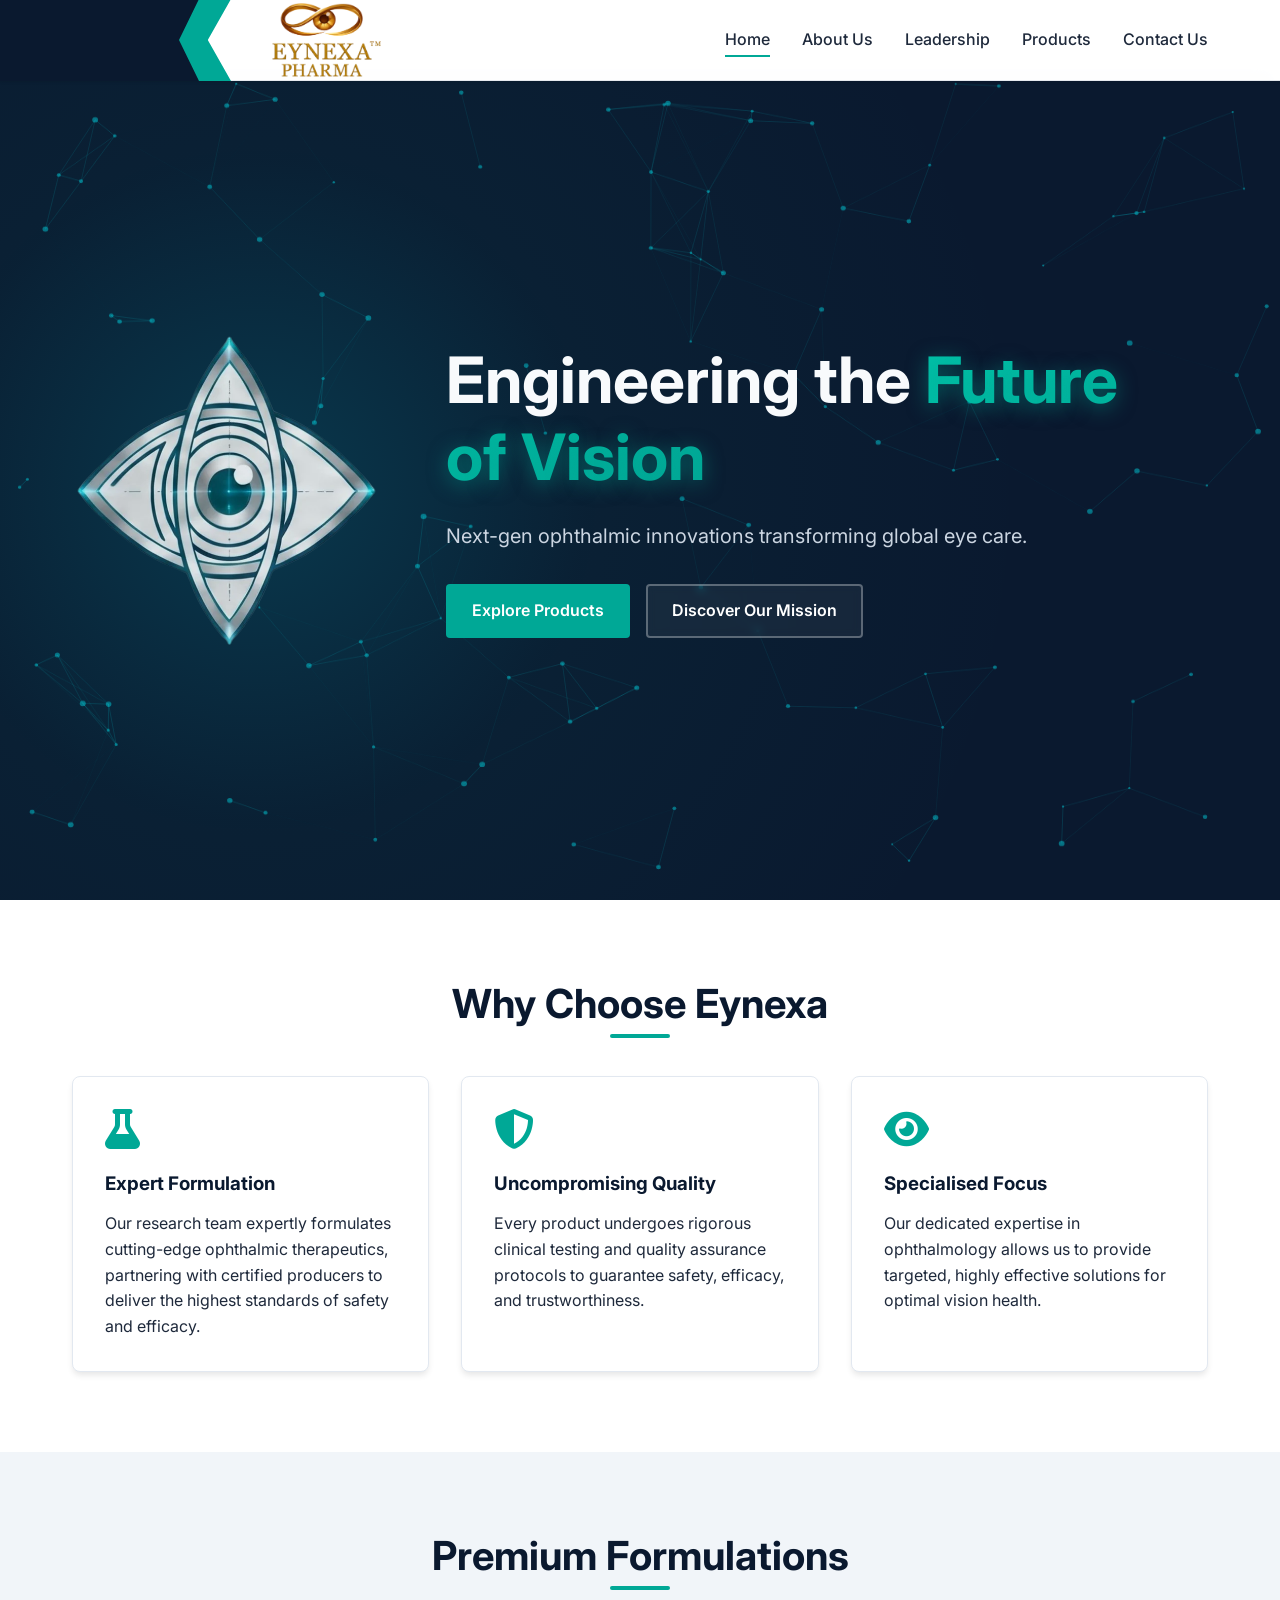
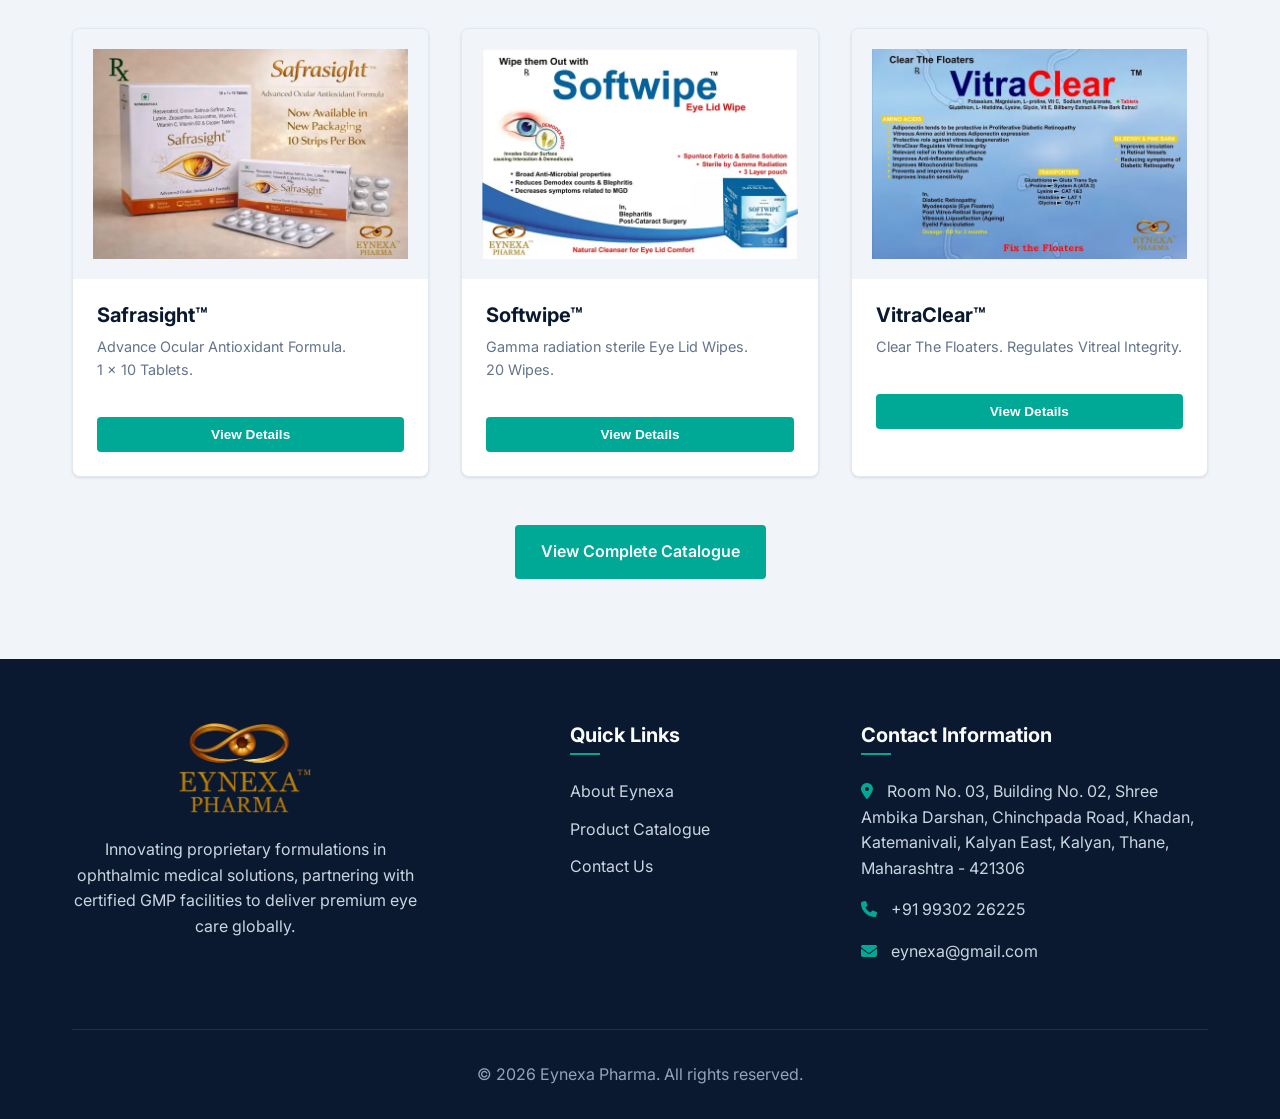
<file: index.html>
<!DOCTYPE html>
<html lang="en">
<head>
    <meta charset="UTF-8">
    <meta name="viewport" content="width=device-width, initial-scale=1.0">
    <meta name="google-site-verification" content="0RR8D4RyWfJ-8_vfYx6iK7skIc3aCFYBVE86ADgTiH0" />
    <title>Eynexa Pharma | Leading Ophthalmic Pharmaceutical Company in India</title>
    <meta name="description" content="Eynexa is a leading ophthalmic pharmaceutical company driven by scientific excellence and patient care to deliver high-quality vision health solutions.">
    <meta name="keywords" content="pharmaceutical company, ophthalmic solutions, eye care pharma, Eynexa, healthcare solutions, global pharma, medical innovation, vision health, eye drops">
    <meta name="author" content="Eynexa Pharmaceuticals">
    <meta name="robots" content="index, follow">
    <link rel="canonical" href="https://eynexa.vercel.app/">
    <!-- Favicons -->
    <link rel="icon" type="image/x-icon" href="images/favicon.ico">
    <link rel="icon" type="image/png" sizes="32x32" href="images/favicon-32x32.png">
    <link rel="icon" type="image/png" sizes="16x16" href="images/favicon-16x16.png">
    <link rel="apple-touch-icon" sizes="180x180" href="images/apple-touch-icon.png">


    <!-- Open Graph Tags -->
    <meta property="og:title" content="Eynexa Pharma | Leading Ophthalmic Pharmaceutical Company in India">
    <meta property="og:description" content="Eynexa is a leading ophthalmic pharmaceutical company driven by scientific excellence and patient care to deliver high-quality vision health solutions.">
    <meta property="og:image" content="https://eynexa.vercel.app/images/og-image.jpg">
    <meta property="og:url" content="https://eynexa.vercel.app/">
    <meta property="og:type" content="website">

    <!-- Twitter Card Tags -->
    <meta name="twitter:card" content="summary_large_image">
    <meta name="twitter:title" content="Eynexa Pharma | Leading Ophthalmic Pharmaceutical Company in India">
    <meta name="twitter:description" content="Eynexa is a leading ophthalmic pharmaceutical company driven by scientific excellence and patient care to deliver high-quality vision health solutions.">
    <meta name="twitter:image" content="https://eynexa.vercel.app/images/og-image.jpg">

    <!-- FontAwesome for Icons -->
    <link rel="stylesheet" href="https://cdnjs.cloudflare.com/ajax/libs/font-awesome/6.4.0/css/all.min.css">

    <!-- Custom CSS -->
    <link rel="stylesheet" href="css/styles.css?v=3.3">
    <script>document.documentElement.classList.add('js-enabled');</script>

    <!-- Schema Markup -->
    <script type="application/ld+json">
    {
      "@context": "https://schema.org",
      "@type": "MedicalBusiness",
      "name": "Eynexa Pharma",
      "alternateName": "Eynexa Ophthalmic Pharmaceuticals",
      "description": "Innovative ophthalmic pharmaceutical company specialising in advanced eye care formulations, ocular supplements, and sterile lid hygiene.",
      "url": "https://eynexa.vercel.app",
      "logo": "https://eynexa.vercel.app/images/logo.webp",
      "address": {
        "@type": "PostalAddress",
        "streetAddress": "Room No. 03, Building No. 02, Shree Ambika Darshan, Chinchpada Road, Khadan, Katemanivali, Kalyan East",
        "addressLocality": "Kalyan, Thane",
        "addressRegion": "Maharashtra",
        "postalCode": "421306",
        "addressCountry": "IN"
      },
      "contactPoint": {
        "@type": "ContactPoint",
        "telephone": "+91-99302-26225",
        "contactType": "sales and marketing",
        "email": "eynexa@gmail.com"
      }
    }
    </script>
</head>
<body>

    <!-- Header & Navigation -->
    <header>
        <div class="container navbar">
            <a href="index.html" class="logo">
                <img src="images/logo.webp?v=3.2" alt="Eynexa Pharma Logo" class="logo-img">
            </a>
            <button class="mobile-menu-btn">
                <i class="fa-solid fa-bars"></i>
            </button>
            <nav>
                <ul class="nav-links">
                    <li><a href="index.html" class="active">Home</a></li>
                    <li><a href="about.html">About Us</a></li>
                    <li><a href="leadership.html">Leadership</a></li>
                    <li><a href="products.html">Products</a></li>
                    <li><a href="contact.html">Contact Us</a></li>
                </ul>
            </nav>
        </div>
    </header>

    <!-- Hero Section -->
    <section class="hero">
        <canvas id="hero-canvas" class="hero-canvas"></canvas>
        <div class="container hero-grid">
            <div class="hero-graphic">
                <img src="images/hero_eye.webp" alt="Eynexa Eye Graphic" class="floating-eye">
            </div>
            <div class="hero-content">
                <h1>Engineering the <span>Future of Vision</span></h1>
                <p>Next-gen ophthalmic innovations transforming global eye care.</p>
                <div class="hero-btns">
                    <a href="products.html" class="btn btn-primary">Explore Products</a>
                    <a href="about.html" class="btn btn-outline">Discover Our Mission</a>
                </div>
            </div>
        </div>
    </section>

    <!-- Why Choose Us / Company Overview -->
    <section class="container fade-in-section">
        <h2 class="section-title">Why Choose Eynexa</h2>
        <div class="grid-3">
            <div class="card">
                <i class="fa-solid fa-flask card-icon"></i>
                <h3>Expert Formulation</h3>
                <p>Our research team expertly formulates cutting-edge ophthalmic therapeutics, partnering with certified producers to deliver the highest standards of safety and efficacy.</p>
            </div>
            <div class="card">
                <i class="fa-solid fa-shield-halved card-icon"></i>
                <h3>Uncompromising Quality</h3>
                <p>Every product undergoes rigorous clinical testing and quality assurance protocols to guarantee safety, efficacy, and trustworthiness.</p>
            </div>
            <div class="card">
                <i class="fa-solid fa-eye card-icon"></i>
                <h3>Specialised Focus</h3>
                <p>Our dedicated expertise in ophthalmology allows us to provide targeted, highly effective solutions for optimal vision health.</p>
            </div>
        </div>
    </section>

    <!-- Featured Products Preview -->
    <section class="section-gray fade-in-section">
        <div class="container">
            <h2 class="section-title">Premium Formulations</h2>
            <div class="grid-3">

                <!-- Safrasight -->
                <div class="product-card has-hover-tile">
                    <div class="product-img">
                        <img src="images/product_1.webp?v=3.2" alt="Safrasight Box">
                    </div>
                    <div class="product-info">
                        <h3>Safrasight&trade;</h3>
                        <p>Advance Ocular Antioxidant Formula.<br>1 x 10 Tablets.</p>
                        <button class="btn btn-primary btn-details btn-details-trigger">View Details</button>
                    </div>
                    <!-- Hover Tile -->
                    <div class="product-hover-tile">
                        <h4>Safrasight&trade;</h4>
                        <div class="hover-details">
                            <p style="font-size: 0.8rem; margin-bottom: 8px; line-height: 1.4;"><strong>Composition:</strong> Resveratrol 100mg + Crocus Sativus-saffron 20mg + Lutein 10mg + Zeaxanthin 2mg + Astaxanthin 2mg + Vit E 10mg + Vit C 40mg + Vit B2 1.4mg + Copper 1.5 mg, Zinc 17 mg &nbsp; <span class="veg-badge">&#128994; Veg Tablets</span></p>
                            <ul>
                                <li><i class="fa-solid fa-eye"></i> Retina Support</li>
                                <li><i class="fa-solid fa-desktop"></i> Digital Eye Protection</li>
                                <li><i class="fa-solid fa-bullseye"></i> Visual Performance</li>
                            </ul>
                            <p style="font-size: 0.8rem; margin-top: 8px; margin-bottom: 15px;">Protects against blue light damage, enhances photoreceptor function, and reduces digital eye strain.</p>
                            <a href="contact.html?product=Safrasight" class="btn btn-primary btn-inquiry">Send Inquiry</a>
                        </div>
                    </div>
                </div>

                <!-- Softwipe -->
                <div class="product-card has-hover-tile">
                    <div class="product-img">
                        <img src="images/product_2.webp?v=3.2" alt="Softwipe Box">
                    </div>
                    <div class="product-info">
                        <h3>Softwipe&trade;</h3>
                        <p>Gamma radiation sterile Eye Lid Wipes.<br>20 Wipes.</p>
                        <button class="btn btn-primary btn-details btn-details-trigger">View Details</button>
                    </div>
                    <!-- Hover Tile -->
                    <div class="product-hover-tile">
                        <h4>Softwipe&trade;</h4>
                        <div class="hover-details">
                            <p style="font-size: 0.8rem; margin-bottom: 8px;"><strong>Features:</strong> Spunlace Fabric &amp; Saline Solution, Sterile by Gamma Radiation, 3 Layer pouch.</p>
                            <ul>
                                <li><i class="fa-solid fa-shield-virus"></i> Broad Anti-Microbial</li>
                                <li><i class="fa-solid fa-bug-slash"></i> Reduces Demodex Mites</li>
                                <li><i class="fa-solid fa-eye-dropper"></i> Decreases MGD Symptoms</li>
                            </ul>
                            <p style="font-size: 0.8rem; margin-top: 8px; margin-bottom: 15px;">Ideal for Blepharitis and Post-Cataract Surgery eye care hygiene.</p>
                            <a href="contact.html?product=Softwipe" class="btn btn-primary btn-inquiry">Send Inquiry</a>
                        </div>
                    </div>
                </div>

                <!-- VitraClear -->
                <div class="product-card has-hover-tile">
                    <div class="product-img">
                        <img src="images/product_3.webp?v=3.2" alt="VitraClear Box">
                    </div>
                    <div class="product-info">
                        <h3>VitraClear&trade;</h3>
                        <p>Clear The Floaters. Regulates Vitreal Integrity.</p>
                        <button class="btn btn-primary btn-details btn-details-trigger">View Details</button>
                    </div>
                    <!-- Hover Tile -->
                    <div class="product-hover-tile">
                        <h4>VitraClear&trade;</h4>
                        <div class="hover-details">
                            <p style="font-size: 0.8rem; margin-bottom: 8px; line-height: 1.4;"><strong>Composition:</strong> Potassium + Magnisium + L- proline + Vit C + Sodium Hyaluronate Glutathion + L- Histidine+ Lysine + Glycin + Vit E + Billberry Extrac &amp; Pine Bark Extract &nbsp; <span class="veg-badge">&#128994; Veg Tablets</span></p>
                            <p style="font-size: 0.8rem; margin-bottom: 8px;"><strong>Dosage:</strong> OD for 3 months.</p>
                            <ul>
                                <li><i class="fa-solid fa-eye-slash"></i> Relief in floater disturbance</li>
                                <li><i class="fa-solid fa-shield-halved"></i> Protects against vitreous degeneration</li>
                                <li><i class="fa-solid fa-droplet"></i> Improves retinal circulation</li>
                            </ul>
                            <p style="font-size: 0.8rem; margin-top: 8px; margin-bottom: 15px;">Effective for Eye Floaters (Myodesopsia), Diabetic Retinopathy, and Post Vitreo-Retinal Surgery.</p>
                            <a href="contact.html?product=VitraClear" class="btn btn-primary btn-inquiry">Send Inquiry</a>
                        </div>
                    </div>
                </div>

            </div>
            <div class="catalogue-cta">
                <a href="products.html" class="btn btn-primary">View Complete Catalogue</a>
            </div>
        </div>
    </section>

    <!-- Footer -->
    <footer>
        <div class="container">
            <div class="footer-grid">
                <div class="footer-col footer-col-logo">
                    <div class="footer-logo-wrap">
                        <img src="images/logo.webp?v=3.2" alt="Eynexa Pharma Logo" class="footer-logo-img">
                    </div>
                    <p>Innovating proprietary formulations in ophthalmic medical solutions, partnering with certified GMP facilities to deliver premium eye care globally.</p>
                </div>
                <div class="footer-col">
                    <h3>Quick Links</h3>
                    <ul class="footer-links">
                        <li><a href="about.html">About Eynexa</a></li>
                        <li><a href="products.html">Product Catalogue</a></li>
                        <li><a href="contact.html">Contact Us</a></li>
                    </ul>
                </div>
                <div class="footer-col">
                    <h3>Contact Information</h3>
                    <p><i class="fa-solid fa-location-dot footer-icon"></i> Room No. 03, Building No. 02, Shree Ambika Darshan, Chinchpada Road, Khadan, Katemanivali, Kalyan East, Kalyan, Thane, Maharashtra - 421306</p>
                    <p><i class="fa-solid fa-phone footer-icon"></i> +91 99302 26225</p>
                    <p><i class="fa-solid fa-envelope footer-icon"></i> eynexa@gmail.com</p>
                </div>
            </div>
            <div class="footer-bottom">
                <p>&copy; 2026 Eynexa Pharma. All rights reserved.</p>
            </div>
        </div>
    </footer>

    <script src="js/script.js?v=3.3"></script>
</body>
</html>
</file>
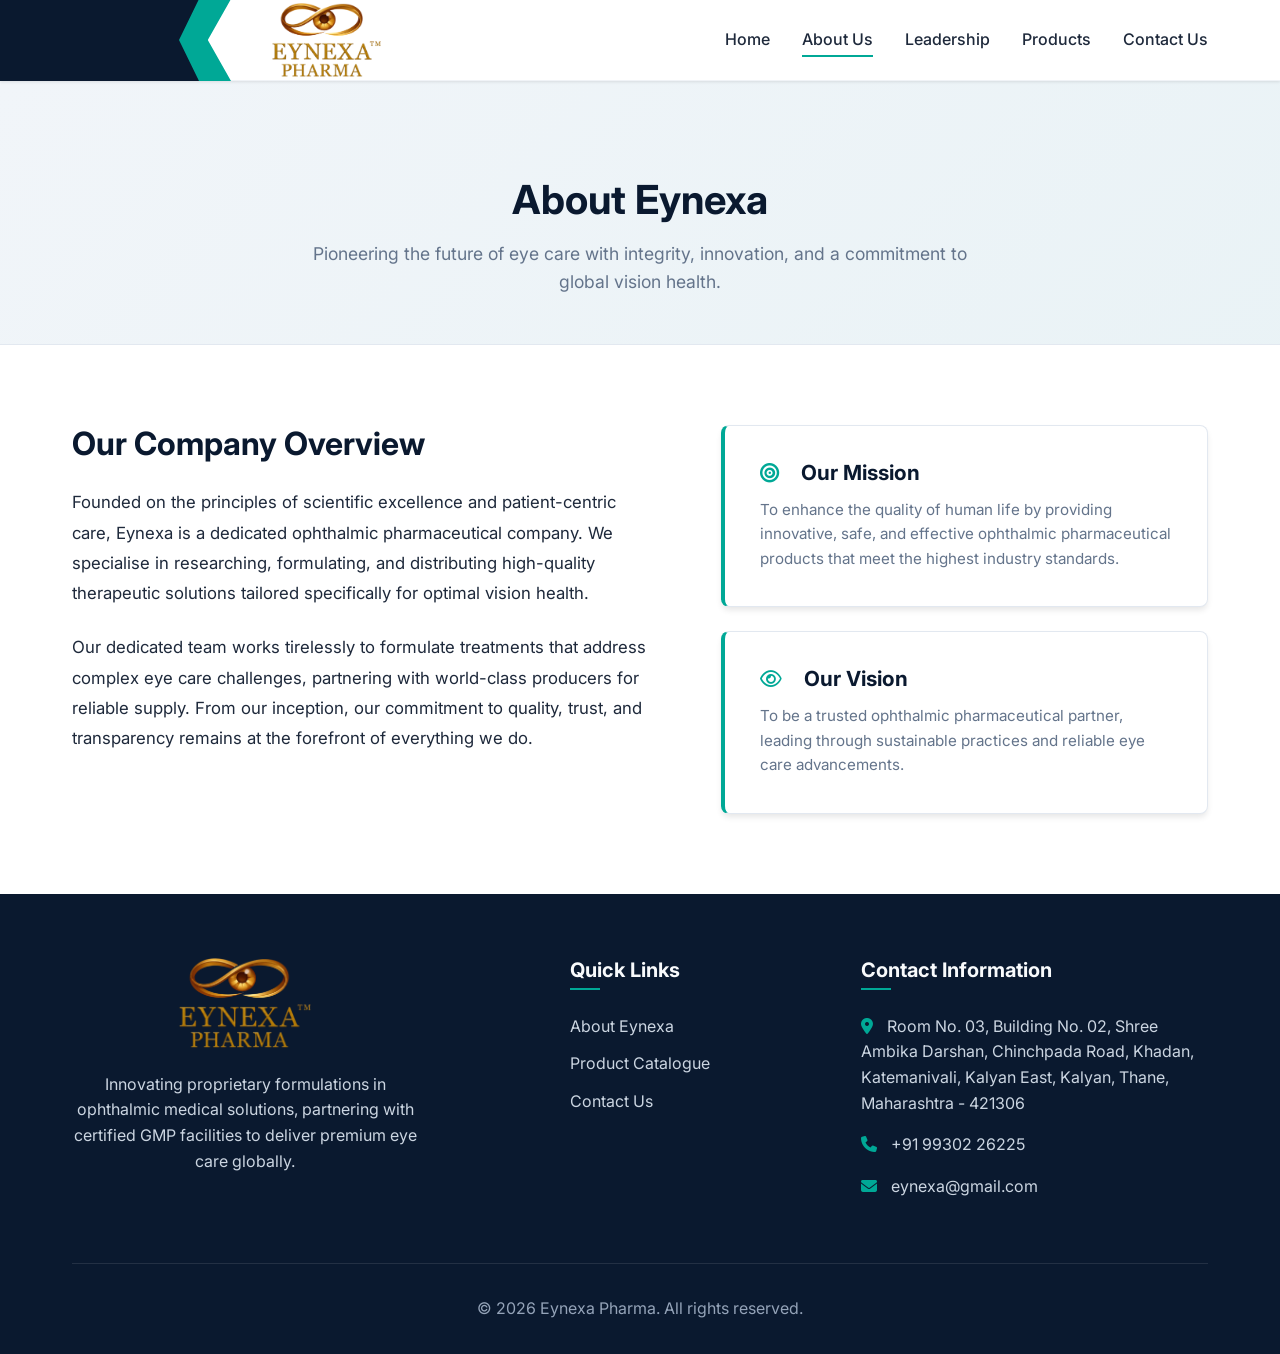
<file: about.html>
<!DOCTYPE html>
<html lang="en">
<head>
    <meta charset="UTF-8">
    <meta name="viewport" content="width=device-width, initial-scale=1.0">
    <title>About Us | Eynexa Ophthalmic Pharmaceuticals</title>
    <meta name="description" content="Learn about Eynexa's mission, vision, and our global reach in the ophthalmic pharmaceutical industry. We are dedicated to uncompromising eye care quality.">
    <meta name="keywords" content="about Eynexa, pharmaceutical company history, ophthalmic mission, vision health, global pharma, eye care">
    <meta name="author" content="Eynexa Pharmaceuticals">
    <meta name="robots" content="index, follow">
    <link rel="canonical" href="https://eynexa.vercel.app/about">
    <!-- Favicons -->
    <link rel="icon" type="image/x-icon" href="images/favicon.ico">
    <link rel="icon" type="image/png" sizes="32x32" href="images/favicon-32x32.png">
    <link rel="icon" type="image/png" sizes="16x16" href="images/favicon-16x16.png">
    <link rel="apple-touch-icon" sizes="180x180" href="images/apple-touch-icon.png">


    <!-- Open Graph Tags -->
    <meta property="og:title" content="About Us | Eynexa Ophthalmic Pharmaceuticals">
    <meta property="og:description" content="Learn about Eynexa's mission, vision, and our global reach in the ophthalmic pharmaceutical industry. We are dedicated to uncompromising eye care quality.">
    <meta property="og:image" content="https://eynexa.vercel.app/images/og-image.jpg">
    <meta property="og:url" content="https://eynexa.vercel.app/about">
    <meta property="og:type" content="website">

    <!-- Twitter Card Tags -->
    <meta name="twitter:card" content="summary_large_image">
    <meta name="twitter:title" content="About Us | Eynexa Ophthalmic Pharmaceuticals">
    <meta name="twitter:description" content="Learn about Eynexa's mission, vision, and our global reach in the ophthalmic pharmaceutical industry. We are dedicated to uncompromising eye care quality.">
    <meta name="twitter:image" content="https://eynexa.vercel.app/images/og-image.jpg">

    <link rel="stylesheet" href="https://cdnjs.cloudflare.com/ajax/libs/font-awesome/6.4.0/css/all.min.css">
    <link rel="stylesheet" href="css/styles.css?v=3.4">
    <script>document.documentElement.classList.add('js-enabled');</script>
</head>
<body>
    <header>
        <div class="container navbar">
            <a href="index.html" class="logo">
                <img src="images/logo.webp?v=3.2" alt="Eynexa Pharma Logo" class="logo-img">
            </a>
            <button class="mobile-menu-btn"><i class="fa-solid fa-bars"></i></button>
            <nav>
                <ul class="nav-links">
                    <li><a href="index.html">Home</a></li>
                    <li><a href="about.html" class="active">About Us</a></li>
                    <li><a href="leadership.html">Leadership</a></li>
                    <li><a href="products.html">Products</a></li>
                    <li><a href="contact.html">Contact Us</a></li>
                </ul>
            </nav>
        </div>
    </header>

    <div class="header-spacer"></div>

    <section class="page-banner">
        <div class="container">
            <h1 class="section-title animate-on-load">About Eynexa</h1>
            <p class="animate-on-load" style="animation-delay: 0.2s;">
                Pioneering the future of eye care with integrity, innovation, and a commitment to global vision health.
            </p>
        </div>
    </section>

    <section class="container fade-in-section" style="padding: 5rem 2rem;">
        <div class="about-overview">
            <div class="about-overview-text">
                <h2>Our Company Overview</h2>
                <p>Founded on the principles of scientific excellence and patient-centric care, Eynexa is a dedicated ophthalmic pharmaceutical company. We specialise in researching, formulating, and distributing high-quality therapeutic solutions tailored specifically for optimal vision health.</p>
                <p>Our dedicated team works tirelessly to formulate treatments that address complex eye care challenges, partnering with world-class producers for reliable supply. From our inception, our commitment to quality, trust, and transparency remains at the forefront of everything we do.</p>
            </div>
            <div class="mission-vision-wrapper">
                <div class="mission-card">
                    <h3><i class="fa-solid fa-bullseye"></i> Our Mission</h3>
                    <p>To enhance the quality of human life by providing innovative, safe, and effective ophthalmic pharmaceutical products that meet the highest industry standards.</p>
                </div>
                <div class="mission-card">
                    <h3><i class="fa-regular fa-eye"></i> Our Vision</h3>
                    <p>To be a trusted ophthalmic pharmaceutical partner, leading through sustainable practices and reliable eye care advancements.</p>
                </div>
            </div>
        </div>
    </section>

    <!-- Footer -->
    <footer>
        <div class="container">
            <div class="footer-grid">
                <div class="footer-col footer-col-logo">
                    <div class="footer-logo-wrap">
                        <img src="images/logo.webp?v=3.3" alt="Eynexa Pharma Logo" class="footer-logo-img">
                    </div>
                    <p>Innovating proprietary formulations in ophthalmic medical solutions, partnering with certified GMP facilities to deliver premium eye care globally.</p>
                </div>
                <div class="footer-col">
                    <h3>Quick Links</h3>
                    <ul class="footer-links">
                        <li><a href="about.html">About Eynexa</a></li>
                        <li><a href="products.html">Product Catalogue</a></li>
                        <li><a href="contact.html">Contact Us</a></li>
                    </ul>
                </div>
                <div class="footer-col">
                    <h3>Contact Information</h3>
                    <p><i class="fa-solid fa-location-dot footer-icon"></i> Room No. 03, Building No. 02, Shree Ambika Darshan, Chinchpada Road, Khadan, Katemanivali, Kalyan East, Kalyan, Thane, Maharashtra - 421306</p>
                    <p><i class="fa-solid fa-phone footer-icon"></i> +91 99302 26225</p>
                    <p><i class="fa-solid fa-envelope footer-icon"></i> eynexa@gmail.com</p>
                </div>
            </div>
            <div class="footer-bottom">
                <p>&copy; 2026 Eynexa Pharma. All rights reserved.</p>
            </div>
        </div>
    </footer>

    <script src="js/script.js?v=3.3"></script>
</body>
</html>
</file>
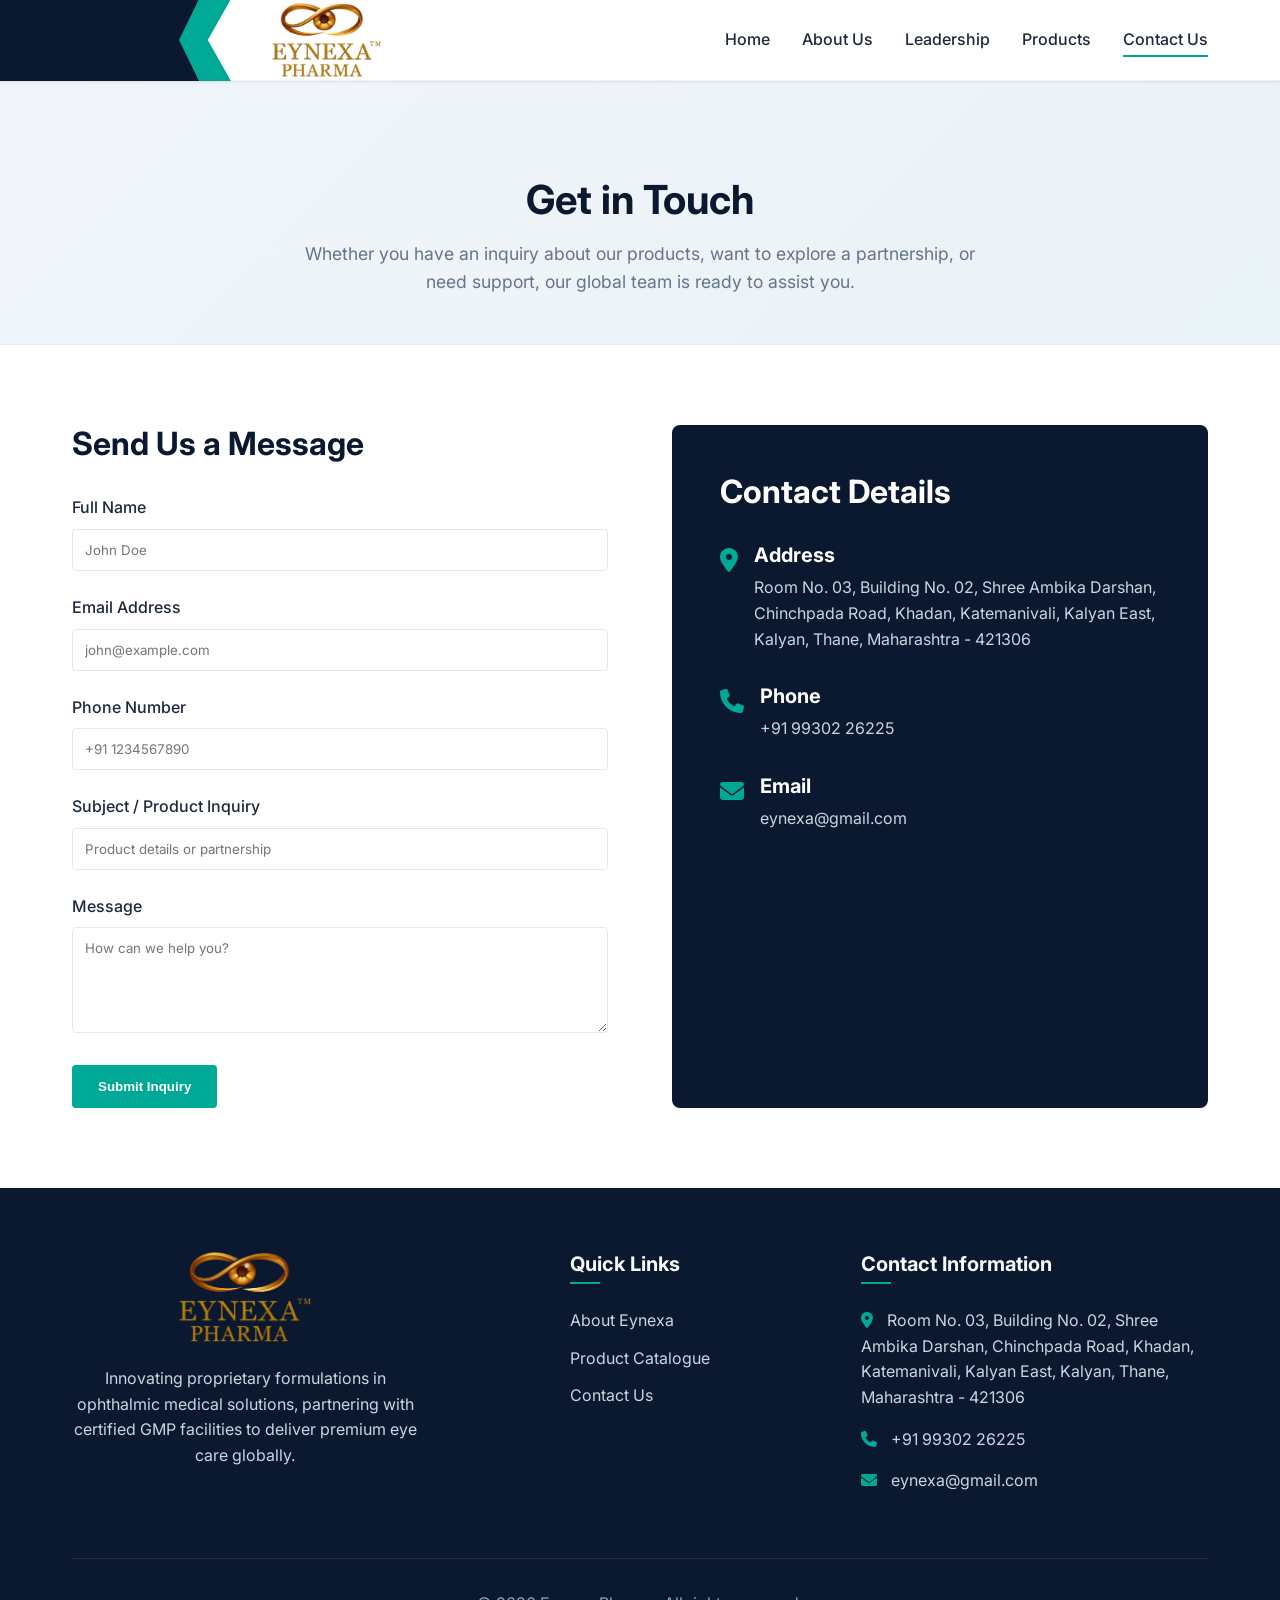
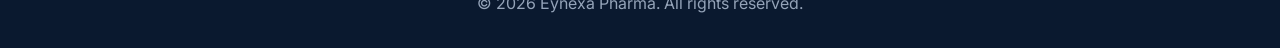
<file: contact.html>
<!DOCTYPE html>
<html lang="en">

<head>
    <meta charset="UTF-8">
    <meta name="viewport" content="width=device-width, initial-scale=1.0">
    <title>Contact Us | Eynexa Ophthalmic Pharmaceuticals</title>

    <!-- SEO Meta Tags -->
    <meta name="description" content="Contact Eynexa Pharmaceuticals for ophthalmic product inquiries, eye care partnerships, or support. We are available globally.">
    <meta name="keywords" content="contact Eynexa, ophthalmic pharmaceutical support, eye care inquiries, partnership, global vision health headquarters">
    <meta name="author" content="Eynexa Pharmaceuticals">
    <meta name="robots" content="index, follow">
    <link rel="canonical" href="https://eynexa.vercel.app/contact">
    <!-- Favicons -->
    <link rel="icon" type="image/x-icon" href="images/favicon.ico">
    <link rel="icon" type="image/png" sizes="32x32" href="images/favicon-32x32.png">
    <link rel="icon" type="image/png" sizes="16x16" href="images/favicon-16x16.png">
    <link rel="apple-touch-icon" sizes="180x180" href="images/apple-touch-icon.png">


    <!-- Open Graph -->
    <meta property="og:title" content="Contact Us | Eynexa Ophthalmic Pharmaceuticals">
    <meta property="og:description" content="Contact Eynexa Pharmaceuticals for ophthalmic product inquiries, eye care partnerships, or support. We are available globally.">
    <meta property="og:image" content="https://eynexa.vercel.app/images/og-image.jpg">
    <meta property="og:url" content="https://eynexa.vercel.app/contact">
    <meta property="og:type" content="website">

    <!-- Twitter -->
    <meta name="twitter:card" content="summary_large_image">
    <meta name="twitter:title" content="Contact Us | Eynexa Ophthalmic Pharmaceuticals">
    <meta name="twitter:description" content="Contact Eynexa Pharmaceuticals for ophthalmic product inquiries, eye care partnerships, or support. We are available globally.">
    <meta name="twitter:image" content="https://eynexa.vercel.app/images/og-image.jpg">

    <!-- Styles -->
    <link rel="stylesheet" href="https://cdnjs.cloudflare.com/ajax/libs/font-awesome/6.4.0/css/all.min.css">
    <link rel="stylesheet" href="css/styles.css?v=3.3">
    <script>document.documentElement.classList.add('js-enabled');</script>
</head>

<body>

    <!-- Header -->
    <header>
        <div class="container navbar">
            <a href="index.html" class="logo">
                <img src="images/logo.webp?v=3.2" alt="Eynexa Pharma Logo" class="logo-img">
            </a>
            <button class="mobile-menu-btn">
                <i class="fa-solid fa-bars"></i>
            </button>
            <nav>
                <ul class="nav-links">
                    <li><a href="index.html">Home</a></li>
                    <li><a href="about.html">About Us</a></li>
                    <li><a href="leadership.html">Leadership</a></li>
                    <li><a href="products.html">Products</a></li>
                    <li><a href="contact.html" class="active">Contact Us</a></li>
                </ul>
            </nav>
        </div>
    </header>

    <div class="header-spacer"></div>

    <!-- Page Banner -->
    <section class="page-banner">
        <div class="container">
            <h1 class="section-title animate-on-load">Get in Touch</h1>
            <p class="animate-on-load" style="animation-delay: 0.2s;">
                Whether you have an inquiry about our products, want to explore a partnership, or need support, our global team is ready to assist you.
            </p>
        </div>
    </section>

    <!-- Contact Section -->
    <section class="container fade-in-section">
        <div class="contact-row">

            <!-- Contact Form -->
            <div class="contact-form-col">
                <h2>Send Us a Message</h2>

                <form id="contactForm">
                    <!-- Web3Forms Access Key -->
                    <input type="hidden" name="access_key" value="c056a56e-2f09-471f-ac5b-c33664341cfb">

                    <!-- Email Customizations -->
                    <input type="hidden" name="from_name" value="Eynexa Pharma Website">
                    <input type="hidden" name="replyto" value="%email%">
                    <input type="hidden" name="subject" value="New Inquiry from Eynexa Pharma Website">

                    <!-- Spam Protection -->
                    <input type="checkbox" name="botcheck" style="display: none;">

                    <div class="form-group">
                        <label for="name">Full Name</label>
                        <input type="text" id="name" name="name" class="form-control" required placeholder="John Doe">
                    </div>

                    <div class="form-group">
                        <label for="email">Email Address</label>
                        <input type="email" id="email" name="email" class="form-control" required placeholder="john@example.com">
                    </div>

                    <div class="form-group">
                        <label for="phone">Phone Number</label>
                        <input type="tel" id="phone" name="phone" class="form-control" placeholder="+91 1234567890">
                    </div>

                    <div class="form-group">
                        <label for="subject">Subject / Product Inquiry</label>
                        <input type="text" id="subject" name="subject_line" class="form-control" placeholder="Product details or partnership">
                    </div>

                    <div class="form-group">
                        <label for="message">Message</label>
                        <textarea id="message" name="message" class="form-control" rows="5" required placeholder="How can we help you?"></textarea>
                    </div>

                    <button type="submit" class="btn btn-primary">Submit Inquiry</button>
                </form>
            </div>

            <!-- Contact Details -->
            <div class="contact-details-col">
                <div class="contact-details-panel">
                    <h2>Contact Details</h2>

                    <div class="contact-detail-item">
                        <i class="fa-solid fa-location-dot"></i>
                        <div>
                            <h3>Address</h3>
                            <p>Room No. 03, Building No. 02, Shree Ambika Darshan, Chinchpada Road, Khadan, Katemanivali, Kalyan East, Kalyan, Thane, Maharashtra - 421306</p>
                        </div>
                    </div>

                    <div class="contact-detail-item">
                        <i class="fa-solid fa-phone"></i>
                        <div>
                            <h3>Phone</h3>
                            <p>+91 99302 26225</p>
                        </div>
                    </div>

                    <div class="contact-detail-item">
                        <i class="fa-solid fa-envelope"></i>
                        <div>
                            <h3>Email</h3>
                            <p>eynexa@gmail.com</p>
                        </div>
                    </div>
                </div>
            </div>

        </div>
    </section>

    <!-- Footer -->
    <footer>
        <div class="container">
            <div class="footer-grid">
                <div class="footer-col footer-col-logo">
                    <div class="footer-logo-wrap">
                        <img src="images/logo.webp?v=3.2" alt="Eynexa Pharma Logo" class="footer-logo-img">
                    </div>
                    <p>Innovating proprietary formulations in ophthalmic medical solutions, partnering with certified GMP facilities to deliver premium eye care globally.</p>
                </div>
                <div class="footer-col">
                    <h3>Quick Links</h3>
                    <ul class="footer-links">
                        <li><a href="about.html">About Eynexa</a></li>
                        <li><a href="products.html">Product Catalogue</a></li>
                        <li><a href="contact.html">Contact Us</a></li>
                    </ul>
                </div>
                <div class="footer-col">
                    <h3>Contact Information</h3>
                    <p><i class="fa-solid fa-location-dot footer-icon"></i> Room No. 03, Building No. 02, Shree Ambika Darshan, Chinchpada Road, Khadan, Katemanivali, Kalyan East, Kalyan, Thane, Maharashtra - 421306</p>
                    <p><i class="fa-solid fa-phone footer-icon"></i> +91 99302 26225</p>
                    <p><i class="fa-solid fa-envelope footer-icon"></i> eynexa@gmail.com</p>
                </div>
            </div>
            <div class="footer-bottom">
                <p>&copy; 2026 Eynexa Pharma. All rights reserved.</p>
            </div>
        </div>
    </footer>

    <script src="js/script.js?v=3.3"></script>

</body>

</html>
</file>
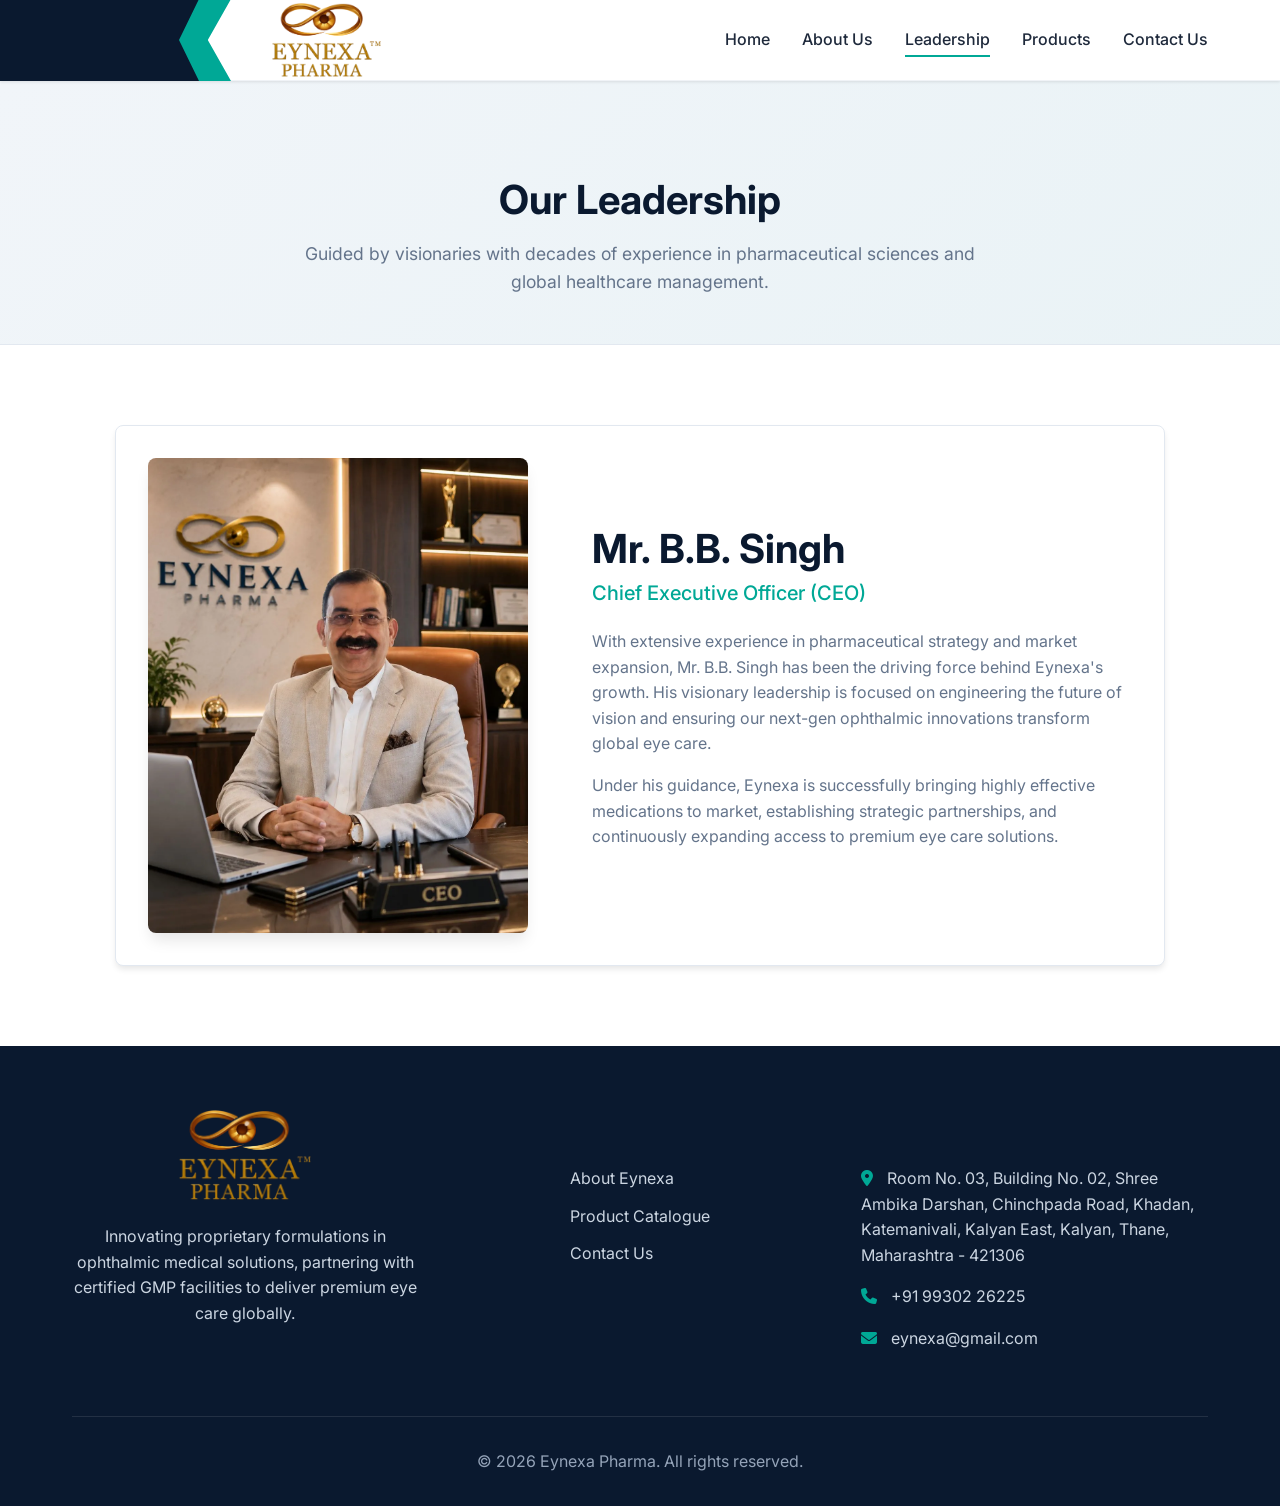
<file: leadership.html>
<!DOCTYPE html>
<html lang="en">
<head>
    <meta charset="UTF-8">
    <meta name="viewport" content="width=device-width, initial-scale=1.0">
    <title>Leadership | Eynexa Ophthalmic Pharmaceuticals</title>
    <meta name="description" content="Meet the executive leadership team behind Eynexa Pharmaceuticals. Experienced professionals dedicated to driving ophthalmic medical innovation and eye care globally.">
    <meta name="keywords" content="Eynexa leadership, ophthalmic pharmaceutical executives, eye care board of directors, vision health management team">
    <meta name="author" content="Eynexa Pharmaceuticals">
    <meta name="robots" content="index, follow">
    <link rel="canonical" href="https://eynexa.vercel.app/leadership">
    <!-- Favicons -->
    <link rel="icon" type="image/x-icon" href="images/favicon.ico">
    <link rel="icon" type="image/png" sizes="32x32" href="images/favicon-32x32.png">
    <link rel="icon" type="image/png" sizes="16x16" href="images/favicon-16x16.png">
    <link rel="apple-touch-icon" sizes="180x180" href="images/apple-touch-icon.png">


    <!-- Open Graph Tags -->
    <meta property="og:title" content="Leadership | Eynexa Ophthalmic Pharmaceuticals">
    <meta property="og:description" content="Meet the executive leadership team behind Eynexa Pharmaceuticals. Experienced professionals dedicated to driving ophthalmic medical innovation and eye care globally.">
    <meta property="og:image" content="https://eynexa.vercel.app/images/og-image.jpg">
    <meta property="og:url" content="https://eynexa.vercel.app/leadership">
    <meta property="og:type" content="website">

    <!-- Twitter Card Tags -->
    <meta name="twitter:card" content="summary_large_image">
    <meta name="twitter:title" content="Leadership | Eynexa Ophthalmic Pharmaceuticals">
    <meta name="twitter:description" content="Meet the executive leadership team behind Eynexa Pharmaceuticals. Experienced professionals dedicated to driving ophthalmic medical innovation and eye care globally.">
    <meta name="twitter:image" content="https://eynexa.vercel.app/images/og-image.jpg">

    <link rel="stylesheet" href="https://cdnjs.cloudflare.com/ajax/libs/font-awesome/6.4.0/css/all.min.css">
    <link rel="stylesheet" href="css/styles.css?v=3.3">
    <script>document.documentElement.classList.add('js-enabled');</script>
</head>
<body>
    <header>
        <div class="container navbar">
            <a href="index.html" class="logo">
                <img src="images/logo.webp?v=3.2" alt="Eynexa Pharma Logo" class="logo-img">
            </a>
            <button class="mobile-menu-btn"><i class="fa-solid fa-bars"></i></button>
            <nav>
                <ul class="nav-links">
                    <li><a href="index.html">Home</a></li>
                    <li><a href="about.html">About Us</a></li>
                    <li><a href="leadership.html" class="active">Leadership</a></li>
                    <li><a href="products.html">Products</a></li>
                    <li><a href="contact.html">Contact Us</a></li>
                </ul>
            </nav>
        </div>
    </header>

    <div class="header-spacer"></div>

    <section class="page-banner">
        <div class="container">
            <h1 class="section-title animate-on-load">Our Leadership</h1>
            <p class="animate-on-load" style="animation-delay: 0.2s;">
                Guided by visionaries with decades of experience in pharmaceutical sciences and global healthcare management.
            </p>
        </div>
    </section>

    <section class="container fade-in-section">
        <div class="leader-row card" style="max-width: 1050px; margin: 0 auto;">
            <div class="leader-photo">
                <img src="images/mr_bb_singh.webp?v=3.5" alt="Mr. B.B. Singh, Chief Executive Officer">
            </div>
            <div class="leader-bio">
                <h2>Mr. B.B. Singh</h2>
                <h3 class="leader-title">Chief Executive Officer (CEO)</h3>
                <p>With extensive experience in pharmaceutical strategy and market expansion, Mr. B.B. Singh has been the driving force behind Eynexa's growth. His visionary leadership is focused on engineering the future of vision and ensuring our next-gen ophthalmic innovations transform global eye care.</p>
                <p>Under his guidance, Eynexa is successfully bringing highly effective medications to market, establishing strategic partnerships, and continuously expanding access to premium eye care solutions.</p>
            </div>
        </div>
    </section>

    <!-- Footer -->
    <footer>
        <div class="container">
            <div class="footer-grid">
                <div class="footer-col footer-col-logo">
                    <div class="footer-logo-wrap">
                        <img src="images/logo.webp?v=3.2" alt="Eynexa Pharma Logo" class="footer-logo-img">
                    </div>
                    <p>Innovating proprietary formulations in ophthalmic medical solutions, partnering with certified GMP facilities to deliver premium eye care globally.</p>
                </div>
                <div class="footer-col">
                    <h3>Quick Links</h3>
                    <ul class="footer-links">
                        <li><a href="about.html">About Eynexa</a></li>
                        <li><a href="products.html">Product Catalogue</a></li>
                        <li><a href="contact.html">Contact Us</a></li>
                    </ul>
                </div>
                <div class="footer-col">
                    <h3>Contact Information</h3>
                    <p><i class="fa-solid fa-location-dot footer-icon"></i> Room No. 03, Building No. 02, Shree Ambika Darshan, Chinchpada Road, Khadan, Katemanivali, Kalyan East, Kalyan, Thane, Maharashtra - 421306</p>
                    <p><i class="fa-solid fa-phone footer-icon"></i> +91 99302 26225</p>
                    <p><i class="fa-solid fa-envelope footer-icon"></i> eynexa@gmail.com</p>
                </div>
            </div>
            <div class="footer-bottom">
                <p>&copy; 2026 Eynexa Pharma. All rights reserved.</p>
            </div>
        </div>
    </footer>

    <script src="js/script.js?v=3.3"></script>
</body>
</html>
</file>
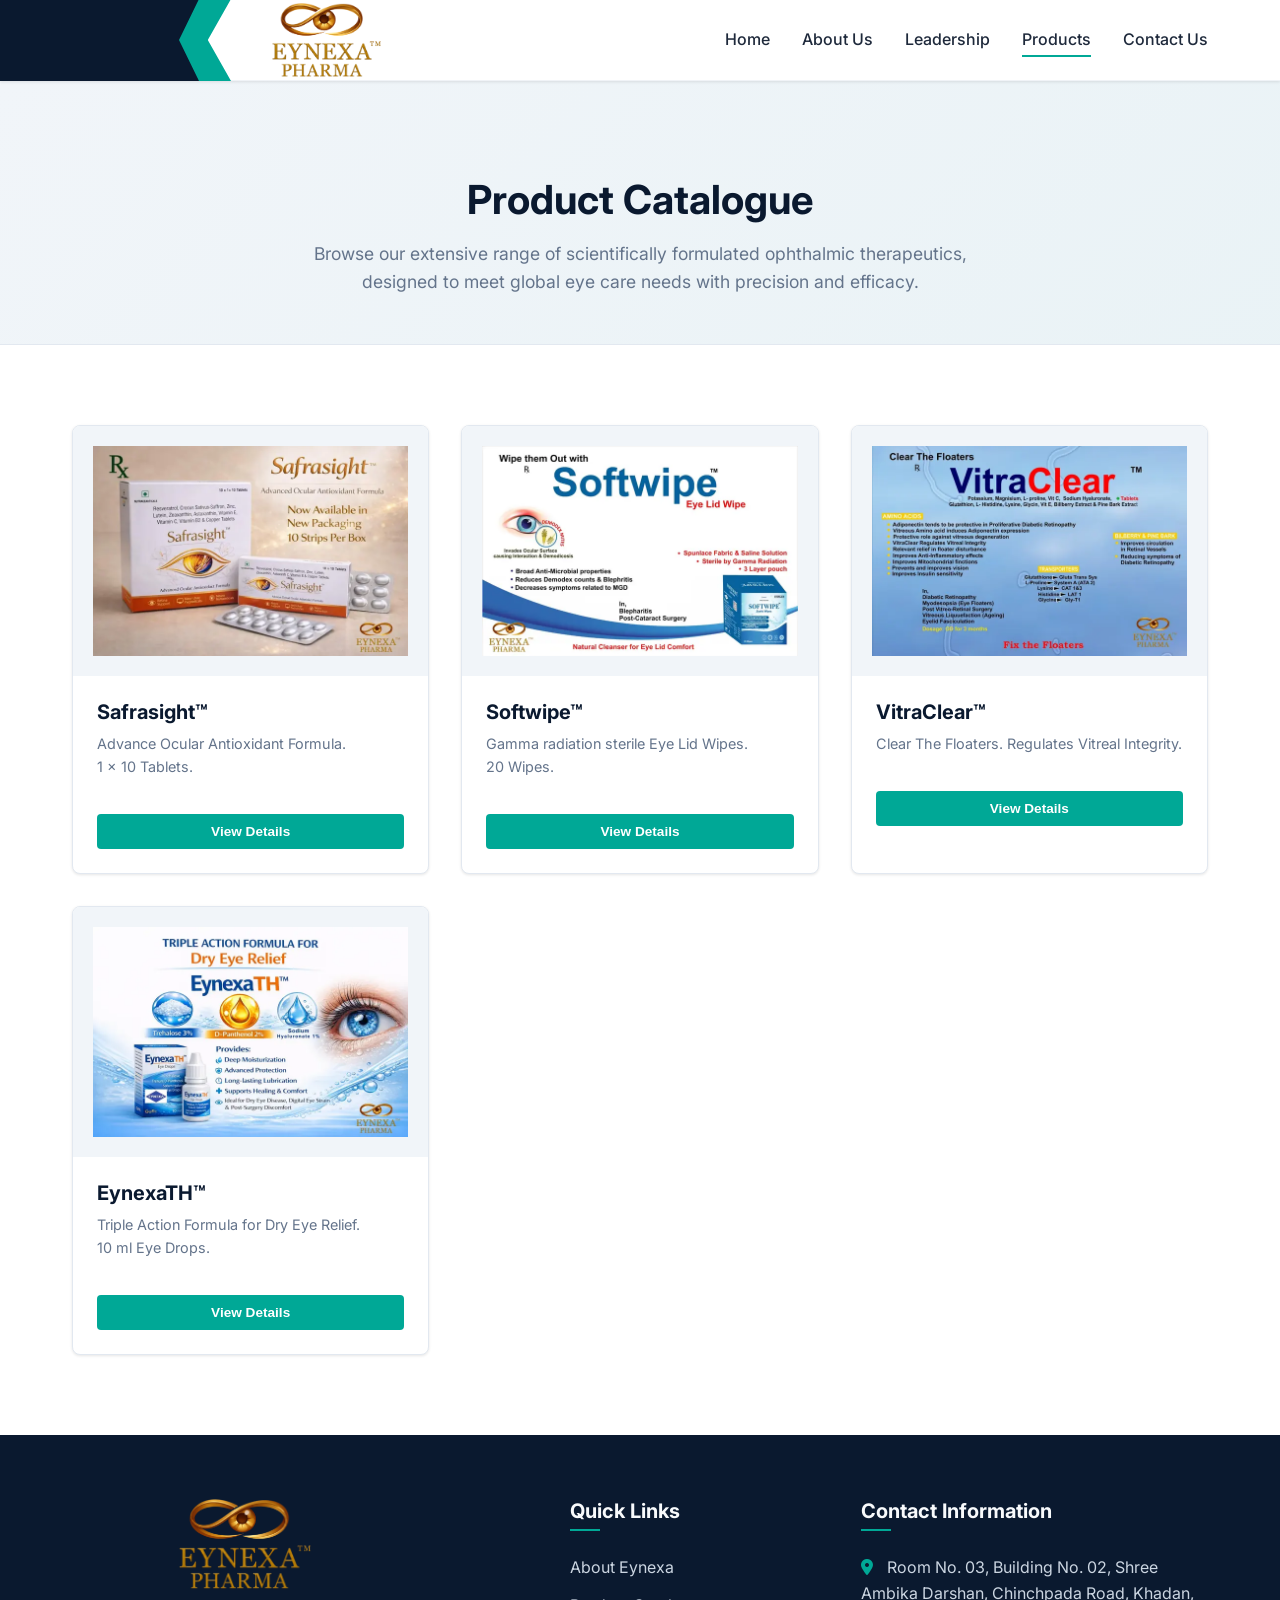
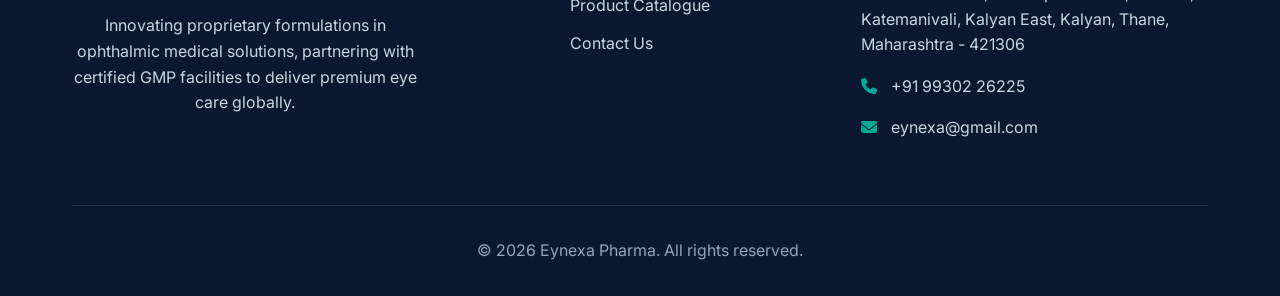
<file: products.html>
<!DOCTYPE html>
<html lang="en">

<head>
    <meta charset="UTF-8">
    <meta name="viewport" content="width=device-width, initial-scale=1.0">
    <title>Product Catalogue | Eynexa Ophthalmic Pharmaceuticals</title>
    <meta name="description" content="Explore Eynexa's comprehensive ophthalmic pharmaceutical product catalogue. High-quality eye care medications and vision health therapeutics.">
    <meta name="keywords" content="pharmaceutical products, Eynexa catalogue, ophthalmic therapeutics, ophthalmology, eye care, dry eye drops, vision health pharma">
    <meta name="author" content="Eynexa Pharmaceuticals">
    <meta name="robots" content="index, follow">
    <link rel="canonical" href="https://eynexa.vercel.app/products">
    <!-- Favicons -->
    <link rel="icon" type="image/x-icon" href="images/favicon.ico">
    <link rel="icon" type="image/png" sizes="32x32" href="images/favicon-32x32.png">
    <link rel="icon" type="image/png" sizes="16x16" href="images/favicon-16x16.png">
    <link rel="apple-touch-icon" sizes="180x180" href="images/apple-touch-icon.png">


    <!-- Open Graph Tags -->
    <meta property="og:title" content="Product Catalogue | Eynexa Ophthalmic Pharmaceuticals">
    <meta property="og:description" content="Explore Eynexa's comprehensive ophthalmic pharmaceutical product catalogue. High-quality eye care medications and vision health therapeutics.">
    <meta property="og:image" content="https://eynexa.vercel.app/images/og-image.jpg">
    <meta property="og:url" content="https://eynexa.vercel.app/products">
    <meta property="og:type" content="website">

    <!-- Twitter Card Tags -->
    <meta name="twitter:card" content="summary_large_image">
    <meta name="twitter:title" content="Product Catalogue | Eynexa Ophthalmic Pharmaceuticals">
    <meta name="twitter:description" content="Explore Eynexa's comprehensive ophthalmic pharmaceutical product catalogue. High-quality eye care medications and vision health therapeutics.">
    <meta name="twitter:image" content="https://eynexa.vercel.app/images/og-image.jpg">

    <link rel="stylesheet" href="https://cdnjs.cloudflare.com/ajax/libs/font-awesome/6.4.0/css/all.min.css">
    <link rel="stylesheet" href="css/styles.css?v=3.3">
    <script>document.documentElement.classList.add('js-enabled');</script>

    <!-- Schema Markup -->
    <script type="application/ld+json">
    {
      "@context": "https://schema.org",
      "@type": "ItemList",
      "numberOfItems": 4,
      "itemListElement": [
        {
          "@type": "ListItem",
          "position": 1,
          "item": {
            "@type": "Product",
            "name": "Safrasight™",
            "image": "https://eynexa.vercel.app/images/product_1.webp",
            "description": "Advance Ocular Antioxidant Formula protecting against blue light and digital eye strain.",
            "category": "Ophthalmic Supplement",
            "additionalProperty": [
              {
                "@type": "PropertyValue",
                "name": "Active Ingredients",
                "value": "Resveratrol, Crocus Sativus-Saffron, Lutein, Zeaxanthin, Astaxanthin, Vitamin E, Vitamin C, Vitamin B2, Copper, Zinc"
              }
            ]
          }
        },
        {
          "@type": "ListItem",
          "position": 2,
          "item": {
            "@type": "Product",
            "name": "Softwipe™",
            "image": "https://eynexa.vercel.app/images/product_2.webp",
            "description": "Gamma Radiation Sterile Eye Lid Wipes ideal for Blepharitis and ocular hygiene.",
            "category": "Eye Hygiene",
            "additionalProperty": [
              {
                "@type": "PropertyValue",
                "name": "Features",
                "value": "Spunlace Fabric, Saline Solution, Gamma Radiation Sterile, 3 Layer Pouch"
              }
            ]
          }
        },
        {
          "@type": "ListItem",
          "position": 3,
          "item": {
            "@type": "Product",
            "name": "VitraClear™",
            "image": "https://eynexa.vercel.app/images/product_3.webp",
            "description": "Next-Gen vitreous health support, effective for eye floaters and retinal health.",
            "category": "Ophthalmic Supplement",
            "additionalProperty": [
              {
                "@type": "PropertyValue",
                "name": "Active Ingredients",
                "value": "Potassium, Magnesium, L-Proline, Vitamin C, Sodium Hyaluronate, Glutathione, L-Histidine, Lysine, Glycine, Vitamin E, Bilberry Extract, Pine Bark Extract"
              }
            ]
          }
        },
        {
          "@type": "ListItem",
          "position": 4,
          "item": {
            "@type": "Product",
            "name": "EynexaTH™",
            "image": "https://eynexa.vercel.app/images/product_4.webp",
            "description": "Premium lubricating eye drops offering immediate relief for dry eyes and eye strain.",
            "category": "Eye Lubricant",
            "additionalProperty": [
              {
                "@type": "PropertyValue",
                "name": "Features",
                "value": "Immediate cooling, dual lubricating formula, long-lasting moisture"
              }
            ]
          }
        }
      ]
    }
    </script>
</head>

<body>
    <header>
        <div class="container navbar">
            <a href="index.html" class="logo">
                <img src="images/logo.webp?v=3.2" alt="Eynexa Pharma Logo" class="logo-img">
            </a>
            <button class="mobile-menu-btn"><i class="fa-solid fa-bars"></i></button>
            <nav>
                <ul class="nav-links">
                    <li><a href="index.html">Home</a></li>
                    <li><a href="about.html">About Us</a></li>
                    <li><a href="leadership.html">Leadership</a></li>
                    <li><a href="products.html" class="active">Products</a></li>
                    <li><a href="contact.html">Contact Us</a></li>
                </ul>
            </nav>
        </div>
    </header>

    <div class="header-spacer"></div>

    <section class="page-banner">
        <div class="container">
            <h1 class="section-title animate-on-load">Product Catalogue</h1>
            <p class="animate-on-load" style="animation-delay: 0.2s;">
                Browse our extensive range of scientifically formulated ophthalmic therapeutics, designed to meet global eye care needs with precision and efficacy.
            </p>
        </div>
    </section>

    <section class="container fade-in-section">

        <!-- Catalogue Grid -->
        <div class="grid-3">

            <!-- Product 1 -->
            <div class="product-card has-hover-tile">
                <div class="product-img">
                    <img src="images/product_1.webp?v=3.2" alt="Safrasight Box">
                </div>
                <div class="product-info">
                    <h3>Safrasight&trade;</h3>
                    <p>Advance Ocular Antioxidant Formula.<br>1 x 10 Tablets.</p>
                    <button class="btn btn-primary btn-details btn-details-trigger">View Details</button>
                </div>
                <!-- Hover Tile -->
                <div class="product-hover-tile">
                    <h4>Safrasight&trade;</h4>
                    <div class="hover-details">
                        <p style="font-size: 0.8rem; margin-bottom: 8px; line-height: 1.4;"><strong>Composition:</strong> Resveratrol 100mg + Crocus Sativus-saffron 20mg + Lutein 10mg + Zeaxanthin 2mg + Astaxanthin 2mg + Vit E 10mg + Vit C 40mg + Vit B2 1.4mg + Copper 1.5 mg, Zinc 17 mg &nbsp; <span class="veg-badge">&#128994; Veg Tablets</span></p>
                        <ul>
                            <li><i class="fa-solid fa-eye"></i> Retina Support</li>
                            <li><i class="fa-solid fa-desktop"></i> Digital Eye Protection</li>
                            <li><i class="fa-solid fa-bullseye"></i> Visual Performance</li>
                        </ul>
                        <p style="font-size: 0.8rem; margin-top: 8px; margin-bottom: 15px;">Protects against blue light damage, enhances photoreceptor function, and reduces digital eye strain.</p>
                        <a href="contact.html?product=Safrasight" class="btn btn-primary btn-inquiry">Send Inquiry</a>
                    </div>
                </div>
            </div>

            <!-- Product 2 -->
            <div class="product-card has-hover-tile">
                <div class="product-img">
                    <img src="images/product_2.webp?v=3.2" alt="Softwipe Box">
                </div>
                <div class="product-info">
                    <h3>Softwipe&trade;</h3>
                    <p>Gamma radiation sterile Eye Lid Wipes.<br>20 Wipes.</p>
                    <button class="btn btn-primary btn-details btn-details-trigger">View Details</button>
                </div>
                <!-- Hover Tile -->
                <div class="product-hover-tile">
                    <h4>Softwipe&trade;</h4>
                    <div class="hover-details">
                        <p style="font-size: 0.8rem; margin-bottom: 8px;"><strong>Features:</strong> Spunlace Fabric &amp; Saline Solution, Sterile by Gamma Radiation, 3 Layer pouch.</p>
                        <ul>
                            <li><i class="fa-solid fa-shield-virus"></i> Broad Anti-Microbial</li>
                            <li><i class="fa-solid fa-bug-slash"></i> Reduces Demodex Mites</li>
                            <li><i class="fa-solid fa-eye-dropper"></i> Decreases MGD Symptoms</li>
                        </ul>
                        <p style="font-size: 0.8rem; margin-top: 8px; margin-bottom: 15px;">Ideal for Blepharitis and Post-Cataract Surgery eye care hygiene.</p>
                        <a href="contact.html?product=Softwipe" class="btn btn-primary btn-inquiry">Send Inquiry</a>
                    </div>
                </div>
            </div>

            <!-- Product 3 -->
            <div class="product-card has-hover-tile">
                <div class="product-img">
                    <img src="images/product_3.webp?v=3.2" alt="VitraClear Box">
                </div>
                <div class="product-info">
                    <h3>VitraClear&trade;</h3>
                    <p>Clear The Floaters. Regulates Vitreal Integrity.</p>
                    <button class="btn btn-primary btn-details btn-details-trigger">View Details</button>
                </div>
                <!-- Hover Tile -->
                <div class="product-hover-tile">
                    <h4>VitraClear&trade;</h4>
                    <div class="hover-details">
                        <p style="font-size: 0.8rem; margin-bottom: 8px; line-height: 1.4;"><strong>Composition:</strong> Potassium + Magnisium + L- proline + Vit C + Sodium Hyaluronate Glutathion + L- Histidine+ Lysine + Glycin + Vit E + Billberry Extrac &amp; Pine Bark Extract &nbsp; <span class="veg-badge">&#128994; Veg Tablets</span></p>
                        <p style="font-size: 0.8rem; margin-bottom: 8px;"><strong>Dosage:</strong> OD for 3 months.</p>
                        <ul>
                            <li><i class="fa-solid fa-eye-slash"></i> Relief in floater disturbance</li>
                            <li><i class="fa-solid fa-shield-halved"></i> Protects against vitreous degeneration</li>
                            <li><i class="fa-solid fa-droplet"></i> Improves retinal circulation</li>
                        </ul>
                        <p style="font-size: 0.8rem; margin-top: 8px; margin-bottom: 15px;">Effective for Eye Floaters (Myodesopsia), Diabetic Retinopathy, and Post Vitreo-Retinal Surgery.</p>
                        <a href="contact.html?product=VitraClear" class="btn btn-primary btn-inquiry">Send Inquiry</a>
                    </div>
                </div>
            </div>

            <!-- Product 4 -->
            <div class="product-card has-hover-tile">
                <div class="product-img">
                    <img src="images/product_4.webp?v=3.2" alt="EynexaTH Eye Drops">
                </div>
                <div class="product-info">
                    <h3>EynexaTH&trade;</h3>
                    <p>Triple Action Formula for Dry Eye Relief.<br>10 ml Eye Drops.</p>
                    <button class="btn btn-primary btn-details btn-details-trigger">View Details</button>
                </div>
                <!-- Hover Tile -->
                <div class="product-hover-tile">
                    <h4>EynexaTH&trade;</h4>
                    <div class="hover-details">
                        <p><strong>Formula:</strong> Trehalose 3%, D-Panthenol 2%, and Sodium Hyaluronate 1%.</p>
                        <ul>
                            <li><i class="fa-solid fa-droplet"></i> Deep Moisturization</li>
                            <li><i class="fa-solid fa-shield"></i> Advanced Protection</li>
                            <li><i class="fa-solid fa-clock"></i> Long-lasting Lubrication</li>
                        </ul>
                        <p style="font-size: 0.8rem; margin-top: 8px; margin-bottom: 15px;">Ideal for Dry Eye Disease, Digital Eye Strain, and Post-Surgery Discomfort.</p>
                        <a href="contact.html?product=EynexaTH" class="btn btn-primary btn-inquiry">Send Inquiry</a>
                    </div>
                </div>
            </div>

        </div>

    </section>

    <!-- Footer -->
    <footer>
        <div class="container">
            <div class="footer-grid">
                <div class="footer-col footer-col-logo">
                    <div class="footer-logo-wrap">
                        <img src="images/logo.webp?v=3.2" alt="Eynexa Pharma Logo" class="footer-logo-img">
                    </div>
                    <p>Innovating proprietary formulations in ophthalmic medical solutions, partnering with certified GMP facilities to deliver premium eye care globally.</p>
                </div>
                <div class="footer-col">
                    <h3>Quick Links</h3>
                    <ul class="footer-links">
                        <li><a href="about.html">About Eynexa</a></li>
                        <li><a href="products.html">Product Catalogue</a></li>
                        <li><a href="contact.html">Contact Us</a></li>
                    </ul>
                </div>
                <div class="footer-col">
                    <h3>Contact Information</h3>
                    <p><i class="fa-solid fa-location-dot footer-icon"></i> Room No. 03, Building No. 02, Shree Ambika Darshan, Chinchpada Road, Khadan, Katemanivali, Kalyan East, Kalyan, Thane, Maharashtra - 421306</p>
                    <p><i class="fa-solid fa-phone footer-icon"></i> +91 99302 26225</p>
                    <p><i class="fa-solid fa-envelope footer-icon"></i> eynexa@gmail.com</p>
                </div>
            </div>
            <div class="footer-bottom">
                <p>&copy; 2026 Eynexa Pharma. All rights reserved.</p>
            </div>
        </div>
    </footer>

    <script src="js/script.js?v=3.3"></script>
</body>

</html>
</file>
<file: css/styles.css>
/* CSS Reset and Variables */
@import url('https://fonts.googleapis.com/css2?family=Inter:wght@300;400;500;600;700&display=swap');

:root {
    --primary-blue: #0A192F;
    --secondary-blue: #172A45;
    --accent-teal: #00A896;
    --accent-teal-hover: #00C2A8;
    --text-dark: #1E293B;
    --text-light: #F8FAFC;
    --text-muted: #64748B;
    --bg-white: #FFFFFF;
    --bg-gray: #F1F5F9;
    --border-color: #E2E8F0;
    --transition: all 0.3s cubic-bezier(0.4, 0, 0.2, 1);
    --shadow-sm: 0 1px 3px rgba(0,0,0,0.1);
    --shadow-md: 0 4px 6px -1px rgba(0,0,0,0.1);
    --shadow-lg: 0 10px 15px -3px rgba(0,0,0,0.1);
}

* {
    margin: 0;
    padding: 0;
    box-sizing: border-box;
}

body {
    font-family: 'Inter', sans-serif;
    line-height: 1.6;
    color: var(--text-dark);
    background-color: var(--bg-white);
    overflow-x: hidden;
}

a {
    text-decoration: none;
    color: inherit;
}

ul {
    list-style: none;
}

img {
    max-width: 100%;
    height: auto;
    display: block;
}

/* Typography */
h1, h2, h3, h4, h5, h6 {
    font-weight: 700;
    line-height: 1.2;
    color: var(--primary-blue);
    margin-bottom: 1rem;
}

.section-title {
    font-size: 2.5rem;
    text-align: center;
    margin-bottom: 3rem;
    position: relative;
}

.section-title::after {
    content: '';
    position: absolute;
    bottom: -10px;
    left: 50%;
    transform: translateX(-50%);
    width: 60px;
    height: 4px;
    background-color: var(--accent-teal);
    border-radius: 2px;
}

/* Layout */
.container {
    max-width: 1200px;
    margin: 0 auto;
    padding-left: 2rem;
    padding-right: 2rem;
}

section {
    padding: 5rem 0;
}

/* Buttons */
.btn {
    display: inline-block;
    padding: 0.75rem 1.5rem;
    font-weight: 600;
    border-radius: 4px;
    cursor: pointer;
    transition: var(--transition);
    border: 2px solid transparent;
}

.btn-primary {
    background-color: var(--accent-teal);
    color: var(--bg-white);
}

.btn-primary:hover {
    background-color: var(--accent-teal-hover);
    transform: translateY(-2px);
    box-shadow: var(--shadow-md);
}

.btn-outline {
    background-color: transparent;
    color: var(--accent-teal);
    border-color: var(--accent-teal);
}

.btn-outline:hover {
    background-color: var(--accent-teal);
    color: var(--bg-white);
}

/* Header & Navigation */
header {
    background-color: rgba(255, 255, 255, 0.85);
    backdrop-filter: blur(12px);
    -webkit-backdrop-filter: blur(12px);
    box-shadow: var(--shadow-sm);
    position: fixed;
    width: 100%;
    top: 0;
    z-index: 1000;
    transition: var(--transition);
    border-bottom: 1px solid rgba(226, 232, 240, 0.5);
}

header.scrolled {
    box-shadow: var(--shadow-md);
    background-color: rgba(255, 255, 255, 0.95);
}

.navbar {
    display: flex;
    justify-content: space-between;
    align-items: center;
    height: 80px;
    transition: var(--transition);
    position: relative;
    z-index: 3;
}

header.scrolled .navbar {
    /* Keep navbar height at 80px without shrinking */
    height: 80px;
}

.logo {
    font-size: 1.75rem;
    font-weight: 700;
    color: var(--primary-blue);
    display: flex;
    align-items: center;
    gap: 0.5rem;
}

.logo span {
    color: var(--accent-teal);
}

.logo-img {
    height: 74px;
    width: auto;
    transition: var(--transition);
    display: block;
}

header.scrolled .logo-img {
    /* Keep logo height at 74px without shrinking */
    height: 74px;
}

.nav-links {
    display: flex;
    gap: 2rem;
}

.nav-links a {
    font-weight: 500;
    color: var(--text-dark);
    position: relative;
    transition: var(--transition);
}

.nav-links a::after {
    content: '';
    position: absolute;
    bottom: -4px;
    left: 0;
    width: 0;
    height: 2px;
    background-color: var(--accent-teal);
    transition: var(--transition);
}

.nav-links a:hover {
    color: var(--accent-teal);
}

.nav-links a:hover::after, .nav-links a.active::after {
    width: 100%;
}

.mobile-menu-btn {
    display: none;
    font-size: 1.5rem;
    background: none;
    border: none;
    cursor: pointer;
    color: var(--primary-blue);
}

/* Hero Section */
.hero {
    margin-top: 80px;
    height: calc(100vh - 80px);
    min-height: 600px;
    display: flex;
    align-items: center;
    background: radial-gradient(circle at 20% 50%, rgba(0, 242, 254, 0.15) 0%, rgba(0, 168, 150, 0.05) 30%, rgba(10, 25, 47, 0) 70%), var(--primary-blue);
    color: var(--text-light);
    position: relative;
    overflow: hidden;
}

.hero-canvas {
    position: absolute;
    top: 0;
    left: 0;
    width: 100%;
    height: 100%;
    z-index: 0;
}

.hero-grid {
    display: flex;
    align-items: center;
    gap: 4rem;
    position: relative;
    z-index: 1;
    width: 100%;
}

.hero-graphic {
    flex: 0 0 310px;
    display: flex;
    justify-content: center;
    align-items: center;
}

.floating-eye {
    width: 100%;
    max-width: 310px;
    max-height: 310px;
    object-fit: contain;
    height: auto;
    opacity: 0.9;
    animation: fadeInUp 0.8s ease-out;
}


.hero-content {
    flex: 1;
    max-width: 700px;
}

.hero h1 {
    font-size: 4rem;
    color: var(--text-light);
    margin-bottom: 1.5rem;
    animation: fadeInUp 0.8s ease-out;
}

.hero h1 span {
    background: linear-gradient(135deg, #00C2A8 0%, #00A896 100%);
    -webkit-background-clip: text;
    background-clip: text;
    -webkit-text-fill-color: transparent;
    text-shadow: 0 4px 20px rgba(0, 168, 150, 0.5);
}

.hero p {
    font-size: 1.25rem;
    margin-bottom: 2rem;
    color: #CBD5E1;
    animation: fadeInUp 1s ease-out;
}

.hero-btns {
    display: flex;
    gap: 1rem;
    animation: fadeInUp 1.2s ease-out;
}

.hero .btn-outline {
    background-color: rgba(255, 255, 255, 0.05);
    color: #FFFFFF;
    border-color: rgba(255, 255, 255, 0.3);
    backdrop-filter: blur(4px);
    -webkit-backdrop-filter: blur(4px);
}

.hero .btn-outline:hover {
    background-color: #FFFFFF;
    color: var(--primary-blue);
    border-color: #FFFFFF;
}

/* Cards */
.grid-3 {
    display: grid;
    grid-template-columns: repeat(auto-fit, minmax(300px, 1fr));
    gap: 2rem;
}

.card {
    background: var(--bg-white);
    border-radius: 8px;
    padding: 2rem;
    box-shadow: var(--shadow-md);
    transition: var(--transition);
    border: 1px solid var(--border-color);
}

.card:hover {
    transform: translateY(-10px);
    box-shadow: var(--shadow-lg);
    border-color: var(--accent-teal);
}

.card-icon {
    font-size: 2.5rem;
    color: var(--accent-teal);
    margin-bottom: 1.5rem;
}

/* Footer */
footer {
    background-color: var(--primary-blue);
    color: var(--text-light);
    padding: 4rem 0 2rem;
}

.footer-grid {
    display: grid;
    grid-template-columns: repeat(auto-fit, minmax(250px, 1fr));
    gap: 3rem;
    margin-bottom: 3rem;
}

.footer-col:nth-child(2) {
    justify-self: center;
}

.footer-col h3 {
    color: var(--text-light);
    font-size: 1.25rem;
    margin-bottom: 1.5rem;
    position: relative;
    padding-bottom: 0.5rem;
}

.footer-col h3::after {
    content: '';
    position: absolute;
    bottom: 0;
    left: 0;
    width: 30px;
    height: 2px;
    background-color: var(--accent-teal);
}

.footer-col p {
    color: #CBD5E1;
    margin-bottom: 1rem;
}

.footer-links li {
    margin-bottom: 0.75rem;
}

.footer-links a {
    color: #CBD5E1;
    transition: var(--transition);
}

.footer-links a:hover {
    color: var(--accent-teal);
    padding-left: 5px;
}

.footer-bottom {
    text-align: center;
    padding-top: 2rem;
    border-top: 1px solid rgba(255,255,255,0.1);
    color: #94A3B8;
}

/* ── Component Classes (replaces per-page inline styles) ── */

/* Header spacer — pushes page content below fixed header */
.header-spacer {
    height: 80px;
}

/* Page hero banner (non-homepage) */
.page-banner {
    background: linear-gradient(135deg, var(--bg-gray) 0%, rgba(0, 168, 150, 0.03) 100%);
    text-align: center;
    padding: 5rem 0;
    border-bottom: 1px solid var(--border-color);
}

.page-banner .section-title {
    margin-bottom: 1rem;
}

.page-banner .section-title::after {
    display: none !important;
}

.page-banner p {
    max-width: 700px;
    margin: 0 auto;
    color: var(--text-muted);
    font-size: 1.1rem;
}

/* Footer logo column */
.footer-col-logo {
    display: flex;
    flex-direction: column;
    align-items: center;
    text-align: center;
}

.footer-logo-wrap {
    margin-bottom: 1.5rem;
    display: flex;
    justify-content: center;
}

.footer-logo-img {
    height: 90px;
}

/* Footer contact icon */
.footer-icon {
    margin-right: 10px;
    color: var(--accent-teal);
}

/* About page — overview row */
.about-overview {
    display: flex;
    flex-wrap: wrap;
    gap: 4rem;
    align-items: flex-start;
}

.about-overview-text {
    flex: 1.2;
    min-width: 300px;
}

.about-overview-text h2 {
    font-size: 2.2rem;
    margin-bottom: 1.5rem;
    color: var(--primary-blue);
    position: relative;
}

.about-overview-text p {
    margin-bottom: 1.25rem;
    font-size: 1.05rem;
    color: var(--text-dark);
    line-height: 1.7;
}

.mission-vision-wrapper {
    flex: 1;
    min-width: 300px;
    display: flex;
    flex-direction: column;
    gap: 1.5rem;
}

/* About mission/vision card */
.mission-card {
    background: #FFFFFF;
    padding: 2rem;
    border-radius: 12px;
    box-shadow: 0 4px 15px rgba(0, 0, 0, 0.1);
    border: 1px solid var(--border-color);
    border-left: 4px solid var(--accent-teal);
    transition: var(--transition);
}

.mission-card:hover {
    transform: translateY(-3px);
    box-shadow: 0 8px 25px rgba(0, 0, 0, 0.15);
}

.mission-card h3 {
    color: var(--primary-blue);
    margin-bottom: 1rem;
    display: flex;
    align-items: center;
}

.mission-card h3 i {
    color: var(--accent-teal);
    margin-right: 10px;
}

.mission-card p {
    margin-bottom: 0;
    color: var(--text-dark);
    line-height: 1.6;
}

/* Leadership page — leader row */
.leader-row {
    display: flex;
    flex-wrap: wrap;
    gap: 4rem;
    align-items: center;
}

.leader-photo {
    flex: 1;
    min-width: 300px;
    max-width: 380px;
}

.leader-photo img {
    width: 100%;
    height: auto;
    border-radius: 8px;
    box-shadow: var(--shadow-lg);
}

.leader-bio {
    flex: 1;
    min-width: 300px;
}

.leader-bio h2 {
    font-size: 2.5rem;
    color: var(--primary-blue);
    margin-bottom: 0.5rem;
}

.leader-bio .leader-title {
    color: var(--accent-teal);
    font-weight: 500;
    margin-bottom: 1.5rem;
    font-size: 1.25rem;
}

.leader-bio p {
    margin-bottom: 1rem;
    color: var(--text-muted);
}

.leader-social {
    display: flex;
    gap: 1rem;
}

.leader-social a {
    color: var(--primary-blue);
    font-size: 1.5rem;
    transition: var(--transition);
}

.leader-social a:hover {
    color: var(--accent-teal);
}

/* Product "View Details" trigger button */
.btn-details {
    margin-top: 0.75rem;
    width: 100%;
    font-size: 0.85rem;
    padding: 0.5rem 1rem;
}

/* Product hover-tile "Send Inquiry" button */
.btn-inquiry {
    width: 100%;
    text-align: center;
    padding: 0.5rem;
    font-size: 0.9rem;
}

/* Veg indicator badge */
.veg-badge {
    color: #4CAF50;
}

/* Contact page layout */
.contact-row {
    display: flex;
    flex-wrap: wrap;
    gap: 4rem;
}

.contact-form-col {
    flex: 1;
    min-width: 300px;
}

.contact-form-col h2 {
    font-size: 2rem;
    color: var(--primary-blue);
    margin-bottom: 2rem;
}

.contact-details-col {
    flex: 1;
    min-width: 300px;
}

.contact-details-panel {
    background: var(--primary-blue);
    padding: 3rem;
    border-radius: 8px;
    color: white;
    height: 100%;
}

.contact-details-panel h2 {
    font-size: 2rem;
    margin-bottom: 2rem;
    color: var(--bg-white);
}

.contact-detail-item {
    margin-bottom: 2rem;
    display: flex;
    align-items: flex-start;
    gap: 1rem;
}

.contact-detail-item:last-child {
    margin-bottom: 0;
}

.contact-detail-item > i {
    font-size: 1.5rem;
    color: var(--accent-teal);
    margin-top: 5px;
}

.contact-detail-item h3 {
    font-size: 1.25rem;
    margin-bottom: 0.5rem;
    color: var(--bg-white);
}

.contact-detail-item p {
    color: #CBD5E1;
}

/* FAQ accordion (contact page) */
.faq-question {
    background: var(--bg-white);
    padding: 1.5rem;
    border: 1px solid var(--border-color);
    border-radius: 4px;
    cursor: pointer;
    display: flex;
    justify-content: space-between;
    align-items: center;
    font-weight: 600;
    color: var(--primary-blue);
    margin-bottom: 0.5rem;
    transition: var(--transition);
}

.faq-question:hover {
    border-color: var(--accent-teal);
}

.faq-answer {
    background: var(--bg-gray);
    padding: 1.5rem;
    border-radius: 4px;
    margin-bottom: 1rem;
    display: none;
    color: var(--text-dark);
}

/* Products page — featured section background */
.section-gray {
    background-color: var(--bg-gray);
}

/* Products page — "View all" CTA row */
.catalogue-cta {
    text-align: center;
    margin-top: 3rem;
}

/* Responsive */
@media (max-width: 768px) {
    .container {
        padding-left: 1rem;
        padding-right: 1rem;
    }

    .logo {
        font-size: 1.25rem;
        white-space: nowrap;
        word-spacing: normal;
        gap: 0.4rem;
        margin-left: 0.5rem; /* Shift slightly right */
    }

    .logo img {
        height: 60px !important;
    }

    /* Remove positioning parent on nav to let absolute menu anchor to header */
    nav {
        position: static;
    }

    .nav-underline {
        display: none !important; /* hide sliding underline on mobile vertical links */
    }

    .nav-links {
        display: none;
        position: absolute;
        top: 80px; /* matches header height */
        left: 0;
        width: 100vw;
        background: rgba(255, 255, 255, 0.95);
        backdrop-filter: blur(20px);
        -webkit-backdrop-filter: blur(20px);
        flex-direction: column;
        padding: 3rem 0;
        box-shadow: 0 20px 40px rgba(0,0,0,0.06);
        gap: 1.8rem;
        border-bottom: 1px solid rgba(0, 168, 150, 0.15);
        z-index: 999;
        
        /* Smooth Entrance */
        opacity: 0;
        transform: translateY(-20px);
        pointer-events: none;
        transition: all 0.4s cubic-bezier(0.16, 1, 0.3, 1);
    }

    .nav-links.active {
        display: flex;
        opacity: 1;
        transform: translateY(0);
        pointer-events: auto;
    }

    .nav-links li {
        width: 100%;
        text-align: center;
    }

    .nav-links a {
        display: inline-block;
        width: auto;
        padding: 0.5rem 0.2rem;
        font-size: 1.3rem;
        color: var(--text-dark);
        letter-spacing: 0.5px;
    }

    .nav-links a.active {
        color: var(--accent-teal);
        font-weight: 600;
    }

    .mobile-menu-btn {
        display: block;
        margin-left: auto; /* Pushes hamburger button to the far right! */
        margin-right: 0.5rem; /* Shift slightly left */
        z-index: 1001; /* keep button accessible */
    }

    /* Optimize Hero for mobile viewports */
    .hero {
        height: auto;
        min-height: auto;
        padding: 5rem 1rem 3rem;
        display: flex;
        align-items: center;
        justify-content: center;
    }

    .hero-grid {
        flex-direction: column;
        gap: 1.25rem;
    }

    .hero-graphic {
        flex: 0 0 auto;
        width: 100%;
        max-width: 180px;
    }

    .hero-bg {
        object-position: 30% center; /* shift glowing medical network lines behind text */
        opacity: 0.35;
    }

    .hero-content {
        margin-left: 0;
        margin-top: 0;
        text-align: center;
        width: 100%;
    }

    .hero-btns {
        justify-content: center;
    }

    .hero h1 {
        font-size: 2.3rem;
        line-height: 1.3;
        margin-bottom: 0.75rem;
    }
    
    .hero p {
        font-size: 1.1rem;
        margin-bottom: 1.5rem;
    }

    .footer-col:nth-child(2) {
        justify-self: start;
    }

    /* Fix leadership page overflow on mobile */
    .leader-row {
        gap: 1.5rem;
    }

    .leader-photo, .leader-bio {
        min-width: 100%;
        max-width: 100%;
    }
    
    .card {
        padding: 1.25rem; /* reduce padding slightly on mobile to prevent squishing */
    }
}

/* Animations */
@keyframes fadeInUp {
    from {
        opacity: 0;
        transform: translateY(20px);
    }
    to {
        opacity: 1;
        transform: translateY(0);
    }
}

.animate-on-load {
    opacity: 0;
    animation: fadeInUp 0.8s ease-out forwards;
}

/* Forms */
.form-group {
    margin-bottom: 1.5rem;
}

.form-group label {
    display: block;
    margin-bottom: 0.5rem;
    font-weight: 500;
}

.form-control {
    width: 100%;
    padding: 0.75rem;
    border: 1px solid var(--border-color);
    background: rgba(255, 255, 255, 0.6); /* elegant light glassmorphism */
    backdrop-filter: blur(8px);
    -webkit-backdrop-filter: blur(8px);
    border-radius: 4px;
    font-family: inherit;
    transition: var(--transition);
    color: var(--text-dark);
}

.form-control:focus {
    outline: none;
    border-color: var(--accent-teal);
    background: rgba(255, 255, 255, 0.9);
    box-shadow: 0 0 15px rgba(0, 168, 150, 0.15), 0 0 0 3px rgba(0, 168, 150, 0.2);
}

/* Product Catalogue */
.product-filters {
    display: flex;
    justify-content: center;
    gap: 1rem;
    margin-bottom: 3rem;
    flex-wrap: wrap;
}

.filter-btn {
    padding: 0.5rem 1.5rem;
    border: 1px solid var(--border-color);
    background: var(--bg-white);
    border-radius: 20px;
    cursor: pointer;
    transition: var(--transition);
    font-weight: 500;
}

.filter-btn.active, .filter-btn:hover {
    background: var(--accent-teal);
    color: var(--bg-white);
    border-color: var(--accent-teal);
}

.product-card {
    background: var(--bg-white);
    border-radius: 8px;
    overflow: hidden;
    box-shadow: var(--shadow-sm);
    transition: var(--transition);
    border: 1px solid var(--border-color);
}

.product-card:hover,
.product-card.touch-active {
    transform: translateY(-5px);
    border-color: rgba(0, 168, 150, 0.3);
    box-shadow: 0 12px 30px rgba(0, 168, 150, 0.15);
}

.product-img {
    height: 250px;
    background: var(--bg-gray);
    position: relative;
    overflow: hidden;
}

.product-img img {
    width: 100%;
    height: 100%;
    object-fit: contain;
    padding: 1.25rem;
    background-color: var(--bg-gray);
    transition: var(--transition);
}

.product-card:hover .product-img img,
.product-card.touch-active .product-img img {
    transform: scale(1.05);
}

.product-category {
    position: absolute;
    top: 1rem;
    right: 1rem;
    background: var(--primary-blue);
    color: var(--bg-white);
    padding: 0.25rem 0.75rem;
    border-radius: 20px;
    font-size: 0.8rem;
    font-weight: 500;
}

.product-info {
    padding: 1.5rem;
}

.product-info h3 {
    margin-bottom: 0.5rem;
    color: var(--primary-blue);
    font-size: 1.25rem;
}

.product-info p {
    color: var(--text-muted);
    font-size: 0.9rem;
    margin-bottom: 1.5rem;
}

/* Certifications */
.cert-grid {
    display: grid;
    grid-template-columns: repeat(auto-fit, minmax(200px, 1fr));
    gap: 2rem;
    text-align: center;
}

.cert-item {
    padding: 2rem;
    background: var(--bg-gray);
    border-radius: 8px;
    transition: var(--transition);
}

.cert-item:hover {
    background: var(--bg-white);
    box-shadow: var(--shadow-md);
}

.cert-icon {
    font-size: 3rem;
    color: var(--accent-teal);
    margin-bottom: 1rem;
}

/* Testimonials */
.testimonial-card {
    background: var(--bg-white);
    padding: 2rem;
    border-radius: 8px;
    box-shadow: var(--shadow-sm);
    position: relative;
}

.testimonial-card::before {
    content: '"';
    position: absolute;
    top: -10px;
    left: 20px;
    font-size: 4rem;
    color: var(--accent-teal);
    opacity: 0.2;
    font-family: serif;
}

.client-info {
    display: flex;
    align-items: center;
    gap: 1rem;
    margin-top: 1.5rem;
}

.client-avatar {
    width: 50px;
    height: 50px;
    border-radius: 50%;
    background: var(--bg-gray);
}

/* Product Hover Tile */
.product-card.has-hover-tile {
    position: relative;
    overflow: hidden;
}

.product-hover-tile {
    position: absolute;
    top: 0;
    left: 0;
    width: 100%;
    height: 100%;
    background: rgba(10, 25, 47, 0.88); /* premium semi-transparent dark blue */
    backdrop-filter: blur(16px);
    -webkit-backdrop-filter: blur(16px);
    border: 1.5px solid rgba(0, 168, 150, 0.2); /* subtle glowing teal border */
    color: var(--bg-white);
    padding: 1.5rem;
    opacity: 0;
    transform: translateY(100%);
    transition: all 0.4s cubic-bezier(0.16, 1, 0.3, 1); /* ultra-smooth bezier curve */
    display: flex;
    flex-direction: column;
    justify-content: center;
    pointer-events: none;
    z-index: 10;
}

.product-card.has-hover-tile.touch-active .product-hover-tile {
    opacity: 1;
    transform: translateY(0);
    pointer-events: auto;
}


.product-hover-tile h4 {
    color: var(--accent-teal);
    font-size: 1.4rem;
    margin-bottom: 0.8rem;
    border-bottom: 2px solid var(--accent-teal);
    padding-bottom: 0.5rem;
}

.product-hover-tile .hover-details p {
    font-size: 0.85rem;
    line-height: 1.4;
    margin-bottom: 0.8rem;
    color: #CBD5E1;
}

.product-hover-tile ul {
    list-style: none;
}

.product-hover-tile ul li {
    font-size: 0.85rem;
    margin-bottom: 0.4rem;
    display: flex;
    align-items: center;
    gap: 8px;
    color: #CBD5E1;
}

.product-hover-tile ul li i {
    color: var(--accent-teal);
}

/* Scroll Animations */
.js-enabled .fade-in-section {
    opacity: 0;
    transform: translateY(30px);
    transition: opacity 0.8s cubic-bezier(0.16, 1, 0.3, 1), transform 0.8s cubic-bezier(0.16, 1, 0.3, 1);
    will-change: opacity, transform;
}

.js-enabled .fade-in-section.is-visible {
    opacity: 1;
    transform: translateY(0);
}

/* Premium Custom Scrollbar */
::-webkit-scrollbar {
    width: 10px;
    height: 10px;
}
::-webkit-scrollbar-track {
    background: var(--primary-blue);
}
::-webkit-scrollbar-thumb {
    background: rgba(0, 168, 150, 0.6);
    border: 2px solid var(--primary-blue);
    border-radius: 10px;
    transition: var(--transition);
}
::-webkit-scrollbar-thumb:hover {
    background: var(--accent-teal);
}

/* Sliding Navbar Underline (Desktop Only) */
@media (min-width: 769px) {
    header::before {
        content: '';
        position: absolute;
        top: -1px;
        left: -1px;
        width: 14.5rem;
        height: calc(100% + 2px);
        background-color: var(--accent-teal);
        clip-path: polygon(0 0, 100% 0, 90% 50%, 100% 100%, 0 100%);
        pointer-events: none;
        z-index: 1;
    }

    header::after {
        content: '';
        position: absolute;
        top: -1px;
        left: -1px;
        width: 12.5rem;
        height: calc(100% + 2px);
        background-color: var(--primary-blue);
        clip-path: polygon(0 0, 100% 0, 90% 50%, 100% 100%, 0 100%);
        pointer-events: none;
        z-index: 2;
    }

    header .logo {
        margin-left: 12.5rem;
        transition: margin-left 0.3s ease;
    }

    .nav-links {
        position: relative; /* relative parent for absolute underline placement */
    }

    .js-enabled .nav-links a::after {
        display: none !important; /* deactivate native ::after transition when JS is enabled */
    }

    .nav-underline {
        position: absolute;
        bottom: -4px;
        left: 0;
        height: 2px;
        background-color: var(--accent-teal);
        transition: all 0.38s cubic-bezier(0.16, 1, 0.3, 1); /* Apple-grade slider easing */
        pointer-events: none;
        z-index: 1;
    }
}

/* Additional Page Styles (About Us & Inner Pages) */
.page-banner {
    background-color: var(--bg-gray);
    padding: 6rem 0 3rem;
    text-align: center;
}

.page-banner .section-title::after {
    display: none; /* Removed big ass line from below page name */
}

.page-banner p {
    color: var(--text-muted);
    font-size: 1.1rem;
    max-width: 700px;
    margin: 0 auto;
}
.about-overview {
    display: flex;
    flex-wrap: wrap;
    gap: 4rem;
    align-items: flex-start;
}

.about-overview-text {
    flex: 1.2;
    min-width: 300px;
}

.about-overview-text h2 {
    font-size: 2rem;
    margin-bottom: 1.5rem;
    color: var(--primary-blue);
}

.about-overview-text p {
    margin-bottom: 1.5rem;
    color: var(--text-dark);
    font-size: 1.05rem;
    line-height: 1.8;
}

.mission-vision-wrapper {
    flex: 1;
    min-width: 300px;
    display: flex;
    flex-direction: column;
    gap: 1.5rem;
}

.mission-card {
    background: var(--bg-white);
    border: 1px solid var(--border-color); /* exact homepage card border */
    border-left: 4px solid var(--accent-teal); /* keep brand accent bar */
    padding: 2.2rem;
    border-radius: 8px; /* exact homepage card border-radius */
    box-shadow: var(--shadow-md); /* exact homepage card shadow! */
    transition: var(--transition);
}

.mission-card:hover {
    transform: translateY(-10px); /* exact homepage card hover translation! */
    border-color: var(--accent-teal); /* exact hover border-color */
    box-shadow: var(--shadow-lg); /* exact homepage card hover shadow! */
}


.mission-card h3 {
    display: flex;
    align-items: center;
    gap: 0.75rem;
    color: var(--primary-blue);
    margin-bottom: 0.75rem;
    font-size: 1.3rem;
}

.mission-card h3 i {
    color: var(--accent-teal);
    font-size: 1.20rem;
}

.mission-card p {
    color: var(--text-muted);
    line-height: 1.6;
    font-size: 0.95rem;
}
</file>
